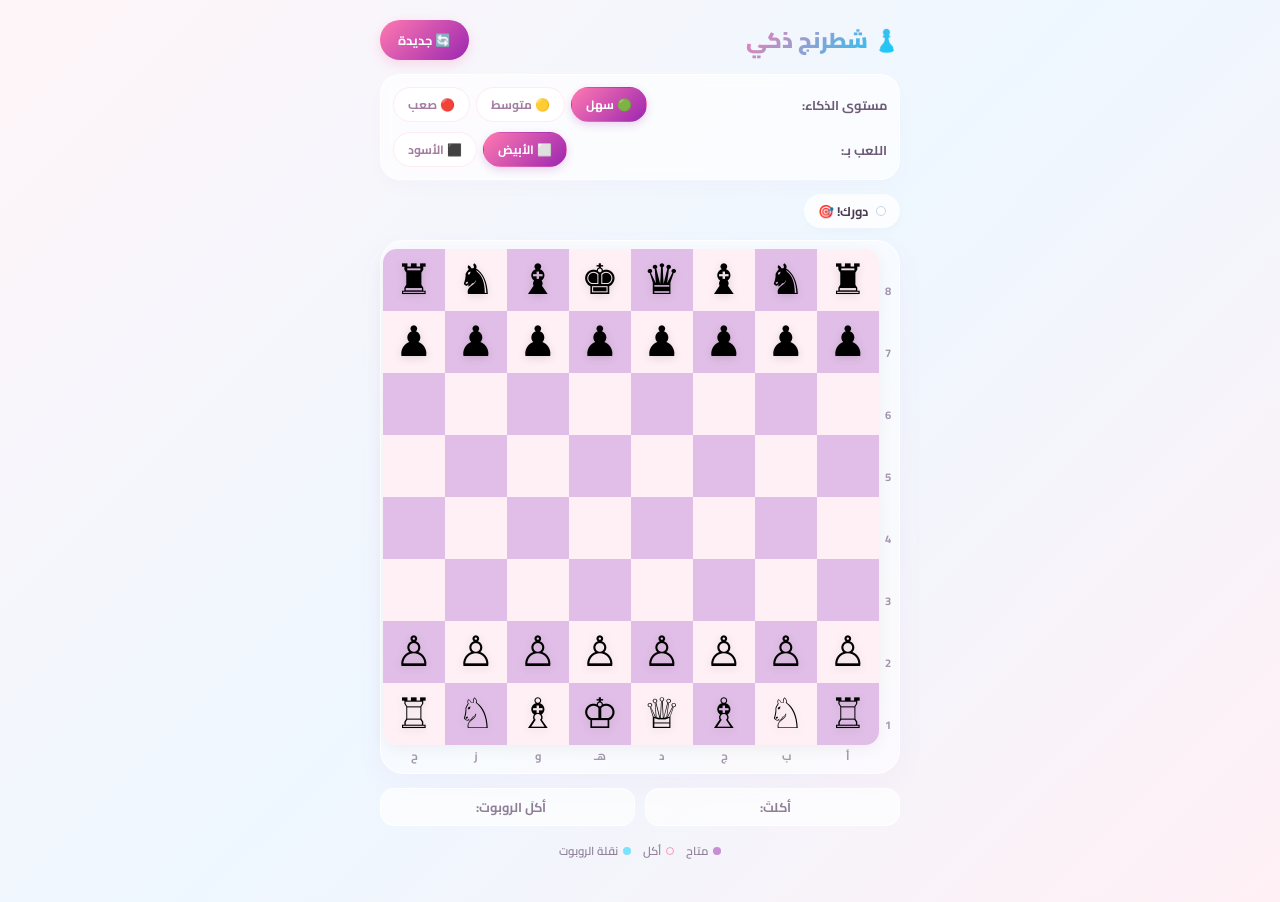
<file: chess.html>
<!DOCTYPE html>
<html lang="ar" dir="rtl">
<head>
<meta charset="UTF-8">
<meta name="viewport" content="width=device-width, initial-scale=1.0">
<title>شطرنج ضد الذكاء الاصطناعي ♟️</title>
<link href="https://fonts.googleapis.com/css2?family=Cairo:wght@400;600;700;900&display=swap" rel="stylesheet">
<style>
* { margin: 0; padding: 0; box-sizing: border-box; }

/* 🌸 هويات ألوان المنصة: تدرج ناعم وانسيابي بين الوردي والأزرق السماوي */
body {
    min-height: 100vh;
    background: linear-gradient(135deg, #fff5f8 0%, #eef7ff 50%, #fff0f5 100%);
    font-family: 'Cairo', sans-serif;
    display: flex;
    flex-direction: column;
    align-items: center;
    padding: 20px 12px 40px;
    user-select: none;
}

/* ✨ تعديل وتخصيص ديزاين السكرول بار ليصبح ناعماً ومخفياً تقريباً متناسقاً مع المنصة */
::-webkit-scrollbar {
    width: 6px;
    height: 6px;
}
::-webkit-scrollbar-track {
    background: transparent;
}
::-webkit-scrollbar-thumb {
    background: linear-gradient(180deg, #ff79b0, #00d2ff);
    border-radius: 10px;
}

.header {
    width: 100%;
    max-width: 520px;
    display: flex;
    align-items: center;
    justify-content: space-between;
    margin-bottom: 14px;
}

.logo {
    font-size: 1.35rem;
    font-weight: 900;
    background: linear-gradient(135deg, #ff79b0, #00d2ff);
    -webkit-background-clip: text;
    -webkit-text-fill-color: transparent;
    background-clip: text;
}

.btn-new {
    padding: 8px 18px;
    border-radius: 50px;
    background: linear-gradient(135deg, #ff79b0, #9c27b0);
    border: none;
    color: white;
    font-family: 'Cairo', sans-serif;
    font-size: 0.8rem;
    font-weight: 700;
    cursor: pointer;
    box-shadow: 0 4px 12px rgba(255, 121, 176, 0.25);
    transition: all 0.25s ease;
}
.btn-new:hover {
    transform: translateY(-2px);
    box-shadow: 0 6px 15px rgba(255, 121, 176, 0.35);
}

.controls {
    width: 100%;
    max-width: 520px;
    background: rgba(255, 255, 255, 0.65);
    border: 1px solid rgba(255, 255, 255, 0.8);
    backdrop-filter: blur(8px);
    border-radius: 20px;
    padding: 12px;
    margin-bottom: 14px;
    display: flex;
    flex-direction: column;
    gap: 10px;
    box-shadow: 0 8px 20px rgba(156, 39, 176, 0.02);
}

.ctrl-row { display: flex; align-items: center; justify-content: space-between; gap: 10px; }
.ctrl-label { font-size: 0.8rem; font-weight: 700; color: #6d5b77; }
.btn-grp { display: flex; gap: 6px; }

.diff-btn, .side-btn {
    padding: 5px 14px;
    border-radius: 50px;
    border: 1px solid rgba(255, 121, 176, 0.15);
    background: white;
    font-family: 'Cairo', sans-serif;
    font-size: 0.75rem;
    font-weight: 700;
    color: #a47da1;
    cursor: pointer;
    transition: all 0.2s ease;
}
.diff-btn.active, .side-btn.active {
    background: linear-gradient(135deg, #ff79b0, #9c27b0);
    border-color: transparent;
    color: white;
    box-shadow: 0 3px 8px rgba(156, 39, 176, 0.2);
}

.status-bar {
    width: 100%;
    max-width: 520px;
    display: flex;
    align-items: center;
    justify-content: space-between;
    margin-bottom: 12px;
}

.turn-pill {
    display: flex;
    align-items: center;
    gap: 8px;
    background: rgba(255, 255, 255, 0.8);
    border-radius: 50px;
    padding: 5px 14px;
    font-size: 0.8rem;
    font-weight: 700;
    color: #4a3b53;
    box-shadow: 0 4px 10px rgba(0,0,0,0.02);
}
.turn-dot { width: 10px; height: 10px; border-radius: 50%; }
.turn-dot.white { background: white; border: 1px solid #cbd5e1; }
.turn-dot.black { background: #334155; }

.check-badge {
    display: none;
    background: linear-gradient(135deg, #ff4081, #d500f9);
    border-radius: 50px;
    padding: 5px 14px;
    font-size: 0.75rem;
    font-weight: 900;
    color: white;
    animation: pulse 1s infinite alternate;
}
.check-badge.show { display: block; }

.thinking-badge {
    display: none;
    background: rgba(0, 210, 255, 0.1);
    border-radius: 50px;
    padding: 5px 14px;
    font-size: 0.75rem;
    font-weight: 700;
    color: #0088cc;
}
.thinking-badge.show { display: flex; align-items: center; gap: 4px; }

/* 🧱 حاوية الرقعة بنظام العرض الثابت والموزون */
.board-wrap {
    background: rgba(255, 255, 255, 0.5);
    border: 1.5px solid rgba(255, 255, 255, 0.8);
    border-radius: 24px;
    padding: 8px;
    box-shadow: 0 10px 30px rgba(156, 39, 176, 0.04);
    display: flex;
    justify-content: center;
    align-items: center;
    width: 100%;
    max-width: 520px;
    margin-bottom: 14px;
}
.board-outer { display: flex; align-items: center; gap: 6px; width: 100%; }
.rank-labels { display: flex; flex-direction: column; justify-content: space-around; }
.rank-label { display: flex; align-items: center; justify-content: center; font-size: 0.7rem; font-weight: 700; color: #a496ad; }
.board-col { display: flex; flex-direction: column; width: 100%; }
.file-labels { display: flex; justify-content: space-around; height: 20px; }
.file-label { display: flex; align-items: center; justify-content: center; font-size: 0.7rem; font-weight: 700; color: #a496ad; }

.board {
    display: grid;
    grid-template-columns: repeat(8, 1fr);
    border-radius: 14px;
    overflow: hidden;
    box-shadow: 0 4px 15px rgba(0,0,0,0.05);
    width: 100%;
}

.sq {
    aspect-ratio: 1;
    display: flex;
    align-items: center;
    justify-content: center;
    position: relative;
    cursor: pointer;
}
/* ألوان المربعات من هوية المنصة الناعمة الوردي والبنفسجي الباهت */
.sq.light { background: #fff0f5; }
.sq.dark { background: #e1bee7; }

.sq.selected { background: rgba(156, 39, 176, 0.25) !important; }
.sq.last-move { background: rgba(255, 121, 176, 0.2) !important; }
.sq.ai-move { background: rgba(0, 210, 255, 0.18) !important; }

/* نقاط الحركة المنطقية والمبسطة */
.sq.available::after {
    content: '';
    position: absolute;
    width: 22%;
    height: 22%;
    border-radius: 50%;
    background: rgba(156, 39, 176, 0.4);
    pointer-events: none;
}
.sq.capture::after {
    content: '';
    position: absolute;
    inset: 12%;
    border-radius: 50%;
    border: 3px solid rgba(255, 64, 129, 0.4);
    pointer-events: none;
}
.sq.in-check { background: rgba(239, 68, 68, 0.3) !important; }

/* 🌟 سلاسة حركة القطع المنطقية والخلفية المباشرة المستقيمة */
.piece {
    font-size: clamp(1.6rem, 7.5vw, 2.6rem);
    line-height: 1;
    pointer-events: none;
    filter: drop-shadow(0 2px 4px rgba(0,0,0,0.12));
    z-index: 5;
    transition: transform 0.28s cubic-bezier(0.25, 1, 0.5, 1); /* تحريك خطي سينمائي فائق النعومة */
}

.captured-row {
    width: 100%;
    max-width: 520px;
    display: flex;
    gap: 10px;
    margin-bottom: 14px;
}
.cap-box {
    background: rgba(255, 255, 255, 0.65);
    border: 1px solid rgba(255, 255, 255, 0.8);
    border-radius: 14px;
    padding: 6px 12px;
    font-size: 0.8rem;
    display: flex;
    align-items: center;
    gap: 6px;
    flex: 1;
    justify-content: center;
}
.cap-label { color: #8e7f96; font-weight: 700; }
.cap-pieces { font-size: 1.1rem; letter-spacing: -2px; }

.legend { display: flex; gap: 12px; justify-content: center; width: 100%; max-width: 520px; }
.legend-item { display: flex; align-items: center; gap: 5px; font-size: 0.72rem; color: #8e7f96; font-weight: 600; }
.legend-dot { width: 8px; height: 8px; border-radius: 50%; }
.ld-move { background: rgba(156, 39, 176, 0.5); }
.ld-capture { border: 1.5px solid rgba(255, 64, 129, 0.5); }
.ld-ai { background: rgba(0, 210, 255, 0.5); }

.overlay {
    display: none;
    position: fixed;
    inset: 0;
    background: rgba(255, 240, 245, 0.6);
    backdrop-filter: blur(5px);
    align-items: center;
    justify-content: center;
    z-index: 100;
}
.overlay.show { display: flex; }
.over-card {
    background: white;
    border-radius: 24px;
    padding: 24px;
    text-align: center;
    box-shadow: 0 10px 30px rgba(156, 39, 176, 0.1);
    max-width: 300px;
    width: 85%;
    animation: popIn 0.4s cubic-bezier(0.175, 0.885, 0.32, 1.275);
}
@keyframes popIn { from { transform: scale(0.8); opacity: 0; } to { transform: scale(1); opacity: 1; } }
.over-emoji { font-size: 3rem; margin-bottom: 8px; display: block; }
.over-title { font-size: 1.4rem; font-weight: 900; background: linear-gradient(135deg, #ff79b0, #9c27b0); -webkit-background-clip: text; -webkit-text-fill-color: transparent; margin-bottom: 6px; }
.over-sub { color: #8e7f96; font-size: 0.85rem; margin-bottom: 18px; }

.btn-primary {
    padding: 8px 24px;
    background: linear-gradient(135deg, #ff79b0, #9c27b0);
    border: none;
    border-radius: 50px;
    color: white;
    font-family: 'Cairo', sans-serif;
    font-size: 0.85rem;
    font-weight: 700;
    cursor: pointer;
}
</style>
</head>
<body>

<div class="header">
  <div class="logo">♟️ شطرنج ذكي</div>
  <button class="btn-new" onclick="initGame()">🔄 جديدة</button>
</div>

<div class="controls">
  <div class="ctrl-row">
    <span class="ctrl-label">مستوى الذكاء:</span>
    <div class="btn-grp">
      <button class="diff-btn active" data-diff="easy">🟢 سهل</button>
      <button class="diff-btn" data-diff="medium">🟡 متوسط</button>
      <button class="diff-btn" data-diff="hard">🔴 صعب</button>
    </div>
  </div>
  <div class="ctrl-row">
    <span class="ctrl-label">اللعب بـ:</span>
    <div class="btn-grp">
      <button class="side-btn active" data-side="w">⬜ الأبيض</button>
      <button class="side-btn" data-side="b">⬛ الأسود</button>
    </div>
  </div>
</div>

<div class="status-bar">
  <div class="turn-pill">
    <div class="turn-dot white" id="turnDot"></div>
    <span id="turnText">دورك! 🎯</span>
  </div>
  <div class="check-badge" id="chkBadge">⚠️ كــش ملـك!</div>
  <div class="thinking-badge" id="thinkBadge">🤖 يفكر...</div>
</div>

<div class="board-wrap">
  <div class="board-outer">
    <div class="rank-labels" id="rlabs"></div>
    <div class="board-col">
      <div class="board" id="board"></div>
      <div class="file-labels" id="flabs"></div>
    </div>
  </div>
</div>

<div class="captured-row">
  <div class="cap-box"><span class="cap-label">أكلتَ:</span><span class="cap-pieces" id="capByPlayer"></span></div>
  <div class="cap-box"><span class="cap-label">أكلَ الروبوت:</span><span class="cap-pieces" id="capByAI"></span></div>
</div>

<div class="legend">
  <div class="legend-item"><div class="legend-dot ld-move"></div>متاح</div>
  <div class="legend-item"><div class="legend-dot ld-capture"></div>أكل</div>
  <div class="legend-item"><div class="legend-dot ld-ai"></div>نقلة الروبوت</div>
</div>

<div class="overlay" id="over">
  <div class="over-card">
    <span class="over-emoji" id="overEm">🏆</span>
    <div class="over-title" id="overTit">تهانينا!</div>
    <div class="over-sub" id="overSub">لقد فزت في المباراة.</div>
    <button class="btn-primary" onclick="closeOver()">🔄 العب مجدداً</button>
  </div>
</div>

<script>
// ♟️ إعدادات محرك الشطرنج الأساسي والمنطقي للعبة
const PIECES={wP:'♙',wR:'♖',wN:'♘',wB:'♗',wQ:'♕',wK:'♔',bP:'♟',bR:'♜',bN:'♞',bB:'♝',bQ:'♛',bK:'♚'};
const VAL={P:10,N:30,B:30,R:50,Q:90,K:9000};
let board=[],turn='w',selected=null,enPassant=null;
let castling={w:{k:true,q:true},b:{k:true,q:true}};
let capByPlayer=[],capByAI=[],difficulty='easy',playerSide='w',gameState='play';

function clr(p){return p?p[0]:null;}
function typ(p){return p?p[1]:null;}
function b2d(r,c){return playerSide==='w'?[r,c]:[7-r,7-c];}

function initGame(){
  board=[
    ['bR','bN','bB','bQ','bK','bB','bN','bR'],
    ['bP','bP','bP','bP','bP','bP','bP','bP'],
    [null,null,null,null,null,null,null,null],
    [null,null,null,null,null,null,null,null],
    [null,null,null,null,null,null,null,null],
    [null,null,null,null,null,null,null,null],
    ['wP','wP','wP','wP','wP','wP','wP','wP'],
    ['wR','wN','wB','wQ','wK','wB','wN','wR']
  ];
  turn='w';selected=null;enPassant=null;
  castling={w:{k:true,q:true},b:{k:true,q:true}};
  capByPlayer=[];capByAI=[];gameState='play';
  document.getElementById('chkBadge').classList.remove('show');
  document.getElementById('thinkBadge').classList.remove('show');
  buildLabels();
  render();
  if(turn!==playerSide)setTimeout(makeAIMove,300);
}

// 📐 حساب حجم المربعات التلقائي القديم المريح بناءً على عرض الصندوق الثابت
function getSqSize(){
  return Math.min(Math.floor((Math.min(window.innerWidth-40,520)-24)/8),65);
}

function buildLabels(){
  const rBox=document.getElementById('rlabs'),fBox=document.getElementById('flabs');
  rBox.innerHTML='';fBox.innerHTML='';
  const sz=getSqSize();
  rBox.style.height=(sz*8)+'px';
  fBox.style.height='20px';
  const ranks=playerSide==='w'?['8','7','6','5','4','3','2','1']:['1','2','3','4','5','6','7','8'];
  const files=playerSide==='w'?['أ','ب','ج','د','هـ','و','ز','ح']:['ح','ز','و','هـ','د','ج','ب','أ'];
  ranks.forEach(r=>{const el=document.createElement('div');el.className='rank-label';el.style.height=sz+'px';el.textContent=r;rBox.appendChild(el);});
  files.forEach(f=>{const el=document.createElement('div');el.className='file-label';el.style.width=sz+'px';el.textContent=f;fBox.appendChild(el);});
}

// 🚀 دالة الأنيميشن المستقيمة والمنطقية لإلغاء أي إزاحات غريبة للقطع
function animateAndExecMove(r, c, nr, nc, isAI=false) {
  const [dr, dc] = b2d(r, c);
  const [dnr, dnc] = b2d(nr, nc);
  
  const startSq = document.getElementById(`sq-${dr}-${dc}`);
  const endSq = document.getElementById(`sq-${dnr}-${dnc}`);
  const pieceEl = startSq ? startSq.querySelector('.piece') : null;
  
  if (pieceEl && startSq && endSq) {
    const startRect = startSq.getBoundingClientRect();
    const endRect = endSq.getBoundingClientRect();
    
    // الحساب الهندسي المباشر من المربع للمربع لمنع مشاكل الروتات
    const diffX = endRect.left - startRect.left;
    const diffY = endRect.top - startRect.top;
    
    pieceEl.style.zIndex = "50";
    pieceEl.style.transform = `translate(${diffX}px, ${diffY}px)`;
    
    setTimeout(() => {
      pieceEl.style.transform = "";
      pieceEl.style.zIndex = "";
      execMove(r, c, nr, nc, isAI);
    }, 280);
  } else {
    execMove(r, c, nr, nc, isAI);
  }
}

function execMove(r,c,nr,nc,isAI=false){
  const p=board[r][c];const col=clr(p),t=typ(p);
  const target=board[nr][nc];
  if(target){if(col===playerSide)capByAI.push(target);else capByPlayer.push(target);}
  if(t==='P'&&enPassant&&nr===enPassant[0]&&nc===enPassant[1]){
    const capRow=r;const capCol=nc;
    const epTarget=board[capRow][capCol];
    if(epTarget){if(col===playerSide)capByAI.push(epTarget);else capByPlayer.push(epTarget);}
    board[capRow][capCol]=null;
  }
  if(t==='K'&&Math.abs(c-nc)===2){
    if(nc===6){board[r][5]=board[r][7];board[r][7]=null;}
    if(nc===2){board[r][3]=board[r][0];board[r][0]=null;}
  }
  board[nr][nc]=p;board[r][c]=null;
  if(t==='P'&&Math.abs(r-nr)===2)enPassant=[(r+nr)/2,c];else enPassant=null;
  if(t==='P'&&(nr===0||nr===7))board[nr][nc]=col+'Q';
  if(t==='K')castling[col]={k:false,q:false};
  if(t==='R'){if(c===0)castling[col].q=false;if(c===7)castling[col].k=false;}
  
  // حفظ آخر حركات مسجلة للتمييز اللوني للروبوت
  lastMove=isAI?{fr:r,fc:c,tr:nr,tc:nc}:{};
  aiMoveHighlight=isAI?{r:nr,c:nc}:null;
  
  turn=turn==='w'?'b':'w';
  selected=null;
  render();
  checkGameStatus();
  if(gameState==='play'&&turn!==playerSide)setTimeout(makeAIMove,300);
}

let lastMove={},aiMoveHighlight=null;

function onSqClick(dr,dc){
  if(gameState!=='play'||turn!==playerSide)return;
  const [r,c]=playerSide==='w'?[dr,dc]:[7-dr,7-dc];
  const p=board[r][c];
  if(selected){
    const [sr,sc]=selected;
    const mvs=legalMvs(board,sr,sc,enPassant);
    const isM=mvs.some(([mr,mc])=>mr===r&&mc===c);
    if(isM){animateAndExecMove(sr,sc,r,c,false);return;}
  }
  if(p&&clr(p)===turn){selected=[r,c];render();}else{if(selected){selected=null;render();}}
}

function legalMvs(b,r,c,ep){
  const p=b[r][c],col=clr(p),t=typ(p);const res=[];if(!col)return res;
  const pseudo=psdMvs(b,r,c,ep);
  pseudo.forEach(([nr,nc])=>{
    const tmp=b[nr][nc];const epTmp=b[r][nc];
    let isEP=(t==='P'&&ep&&nr===ep[0]&&nc===ep[1]);
    b[nr][nc]=p;b[r][c]=null;if(isEP)b[r][nc]=null;
    if(!inChk(b,col))res.push([nr,nc]);
    b[r][c]=p;b[nr][nc]=tmp;if(isEP)b[r][nc]=epTmp;
  });
  if(t==='K'&&!inChk(b,col)){
    const cast=castling[col];
    if(cast.k&&!b[r][5]&&!b[r][6]&&clr(b[r][7])===col&&typ(b[r][7])==='R'){
      if(allSqSafe(b,col,[[r,5],[r,6]]))res.push([r,6]);
    }
    if(cast.q&&!b[r][1]&&!b[r][2]&&!b[r][3]&&clr(b[r][0])===col&&typ(b[r][0])==='R'){
      if(allSqSafe(b,col,[[r,2],[r,3]]))res.push([r,2]);
    }
  }
  return res;
}

function allSqSafe(b,col,sqs){
  for(let i=0;i<sqs.length;i++){
    const [r,c]=sqs[i];const tmp=b[r][c];b[r][c]=col+'K';
    const chk=inChk(b,col);b[r][c]=tmp;if(chk)return false;
  }
  return true;
}

function psdMvs(b,r,c,ep){
  const p=b[r][c],col=clr(p),t=typ(p),res=[];
  if(t==='P'){
    const dir=col==='w'?-1:1;const sRow=col==='w'?6:1;
    if(r+dir>=0&&r+dir<8&&!b[r+dir][c]){res.push([r+dir,c]);if(r===sRow&&!b[r+2*dir][c])res.push([r+2*dir,c]);}
    [-1,1].forEach(dc=>{
      if(c+dc>=0&&c+dc<8){
        const tar=b[r+dir][c+dc];if(tar&&clr(tar)!==col)res.push([r+dir,c+dc]);
        if(ep&&r+dir===ep[0]&&c+dc===ep[1])res.push([r+dir,c+dc]);
      }
    });
  }else if(t==='N'){
    const offsets=[[-2,-1],[-2,1],[-1,-2],[-1,2],[1,-2],[1,2],[2,-1],[2,1]];
    offsets.forEach(([dr,dc])=>{const nr=r+dr,nc=c+dc;if(nr>=0&&nr<8&&nc>=0&&nc<8&&clr(b[nr][nc])!==col)res.push([nr,nc]);});
  }else if(t==='B'||t==='R'||t==='Q'){
    const dirs=(t==='B')?[[-1,-1],[-1,1],[1,-1],[1,1]]:(t==='R'?[[-1,0],[1,0],[0,-1],[0,1]]:[[-1,-1],[-1,1],[1,-1],[1,1],[-1,0],[1,0],[0,-1],[0,1]]);
    dirs.forEach(([dr,dc])=>{
      let nr=r+dr,nc=c+dc;
      while(nr>=0&&nr<8&&nc>=0&&nc<8){
        const tar=b[nr][nc];if(!tar){res.push([nr,nc]);}else{if(clr(tar)!==col)res.push([nr,nc]);break;}
        nr+=dr;nc+=dc;
      }
    });
  }else if(t==='K'){
    for(let dr=-1;dr<=1;dr++)for(let dc=-1;dc<=1;dc++){
      if(dr===0&&dc===0)continue;const nr=r+dr,nc=c+dc;
      if(nr>=0&&nr<8&&nc>=0&&nc<8&&clr(b[nr][nc])!==col)res.push([nr,nc]);
    }
  }
  return res;
}

function inChk(b,col){
  let kr=-1,kc=-1;
  for(let r=0;r<8;r++)for(let c=0;c<8;c++)if(b[r][c]===col+'K'){kr=r;kc=c;break;}
  if(kr===-1)return false;
  for(let r=0;r<8;r++)for(let c=0;c<8;c++){const p=b[r][c];if(p&&clr(p)!==col){const mvs=psdMvs(b,r,c,enPassant);if(mvs.some(([nr,nc])=>nr===kr&&nc===kc))return true;}}
  return false;
}

function checkGameStatus(){
  let hasMove=false;
  for(let r=0;r<8;r++)for(let c=0;c<8;c++)if(b=board[r][c],clr(b)===turn){if(legalMvs(board,r,c,enPassant).length>0){hasMove=true;break;}}
  const chk=inChk(board,turn);
  if(chk)document.getElementById('chkBadge').classList.add('show');else document.getElementById('chkBadge').classList.remove('show');
  if(!hasMove){
    gameState='end';
    if(chk){
      if(turn===playerSide)showOver('❌','كش ملك هزيمة!','لقد فاز الروبوت في هذه الجولة.');
      else showOver('🏆','تهانينا فوز ساحق!','لقد تغلبت على الذكاء الاصطناعي.');
    }else{showOver('🤝','تعادل تعادل!','انتهت المباراة بالتعادل لعدم وجود حركات.');}
  }
}

function makeAIMove(){
  if(gameState!=='play')return;
  document.getElementById('thinkBadge').classList.add('show');
  setTimeout(()=>{
    const allm=[];
    for(let r=0;r<8;r++)for(let c=0;c<8;c++)if(board[r][c]&&clr(board[r][c])===turn){
      legalMvs(board,r,c,enPassant).forEach(([nr,nc])=>allm.push({r,c,nr,nc}));
    }
    if(allm.length===0){document.getElementById('thinkBadge').classList.remove('show');checkGameStatus();return;}
    let sel=allm[0];
    if(difficulty==='easy'){sel=allm[Math.floor(Math.random()*allm.length)];}
    else{
      let best=-999999;const isW=(turn==='w');let candidates=[];
      allm.forEach(m=>{
        const oldTar=board[m.nr][m.nc];board[m.nr][m.nc]=board[m.r][m.c];board[m.r][m.c]=null;
        let score=evalB();if(!isW)score=-score;
        board[m.r][m.c]=board[m.nr][m.nc];board[m.nr][m.nc]=oldTar;
        if(difficulty==='hard'){
          if(score>best){best=score;candidates=[m];}else if(score===best){candidates.push(m);}
        }else{
          if(Math.random()>0.4){if(score>best){best=score;sel=m;}}
        }
      });
      if(difficulty==='hard'||candidates.length>0){sel=candidates[Math.floor(Math.random()*candidates.length)];}
    }
    document.getElementById('thinkBadge').classList.remove('show');
    if(sel)animateAndExecMove(sel.r,sel.c,sel.nr,sel.nc,true);
  },difficulty==='easy'?400:(difficulty==='medium'?800:1100));
}

function evalB(){
  let s=0;
  for(let r=0;r<8;r++)for(let c=0;c<8;c++){
    const p=board[r][c];if(p){const v=VAL[typ(p)];s+=(clr(p)==='w'?v:-v);}
  }
  return s;
}

function render(){
  const boardEl=document.getElementById('board');
  boardEl.innerHTML='';
  let selMoves=[];
  if(selected)selMoves=legalMvs(board,selected[0],selected[1],enPassant);
  const sz=getSqSize();
  
  for(let dr=0;dr<8;dr++)for(let dc=0;dc<8;dc++){
    const [br,bc]=playerSide==='w'?[dr,dc]:[7-dr,7-dc];
    const sq=document.createElement('div');
    sq.className='sq '+((dr+dc)%2===0?'light':'dark');
    sq.id=`sq-${dr}-${dc}`;
    sq.style.width=sz+'px';
    sq.style.height=sz+'px';
    
    if(selected&&selected[0]===br&&selected[1]===bc)sq.classList.add('selected');
    if(lastMove&&lastMove.fr===br&&lastMove.fc===bc)sq.classList.add('last-move');
    if(aiMoveHighlight&&aiMoveHighlight.r===br&&aiMoveHighlight.c===bc)sq.classList.add('ai-move');
    
    const isM=selMoves.some(([mr,mc])=>mr===br&&mc===bc);
    if(isM){if(board[br][bc]||(enPassant&&enPassant[0]===br&&enPassant[1]===bc))sq.classList.add('capture');else sq.classList.add('available');}
    if(board[br][bc]===turn+'K'&&inChk(board,turn))sq.classList.add('in-check');
    if(board[br][bc]){
      const span=document.createElement('span');
      span.className='piece';
      span.textContent=PIECES[board[br][bc]];
      sq.appendChild(span);
    }
    sq.addEventListener('click',()=>onSqClick(dr,dc));
    boardEl.appendChild(sq);
  }
  const dot=document.getElementById('turnDot');
  dot.className='turn-dot '+(turn==='w'?'white':'black');
  document.getElementById('turnText').textContent=turn===playerSide?'دورك! 🎯':'دور الروبوت 🤖';
  document.getElementById('capByPlayer').textContent=capByPlayer.map(p=>PIECES[p]).join('');
  document.getElementById('capByAI').textContent=capByAI.map(p=>PIECES[p]).join('');
}

document.querySelectorAll('.diff-btn').forEach(btn=>{btn.addEventListener('click',()=>{document.querySelectorAll('.diff-btn').forEach(b=>b.classList.remove('active'));btn.classList.add('active');difficulty=btn.dataset.diff;initGame();});});
document.querySelectorAll('.side-btn').forEach(btn=>{btn.addEventListener('click',()=>{document.querySelectorAll('.side-btn').forEach(b=>b.classList.remove('active'));btn.classList.add('active');playerSide=btn.dataset.side;initGame();});});

function showOver(em,tit,sub){
  document.getElementById('overEm').textContent=em;
  document.getElementById('overTit').textContent=tit;
  document.getElementById('overSub').textContent=sub;
  document.getElementById('over').classList.add('show');
}
function closeOver(){document.getElementById('over').classList.remove('show');initGame();}
window.addEventListener('resize',()=>{buildLabels();render();});
window.addEventListener('DOMContentLoaded',initGame);
</script>
</body>
</html>
</file>
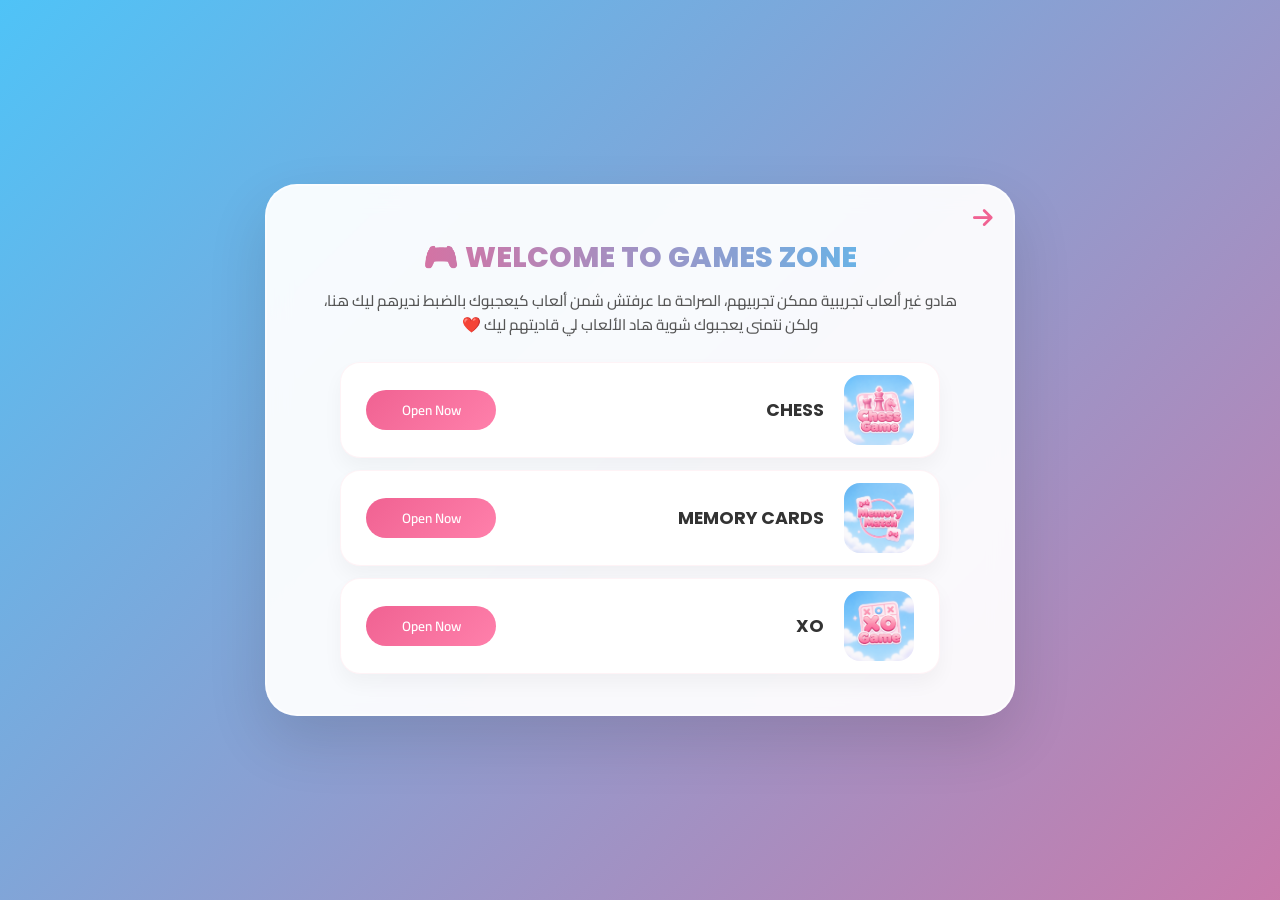
<file: games zone.html>
<!DOCTYPE html>
<html lang="ar" dir="rtl">
<head>
    <meta charset="UTF-8">
    <meta name="viewport" content="width=device-width, initial-scale=1.0">
    <title>منطقة الألعاب 🎮 Games Zone</title>
    <link href="https://fonts.googleapis.com/css2?family=Cairo:wght@400;600;700;900&family=Poppins:wght@400;600;700&display=swap" rel="stylesheet"> 
    <link rel="stylesheet" href="https://cdnjs.cloudflare.com/ajax/libs/font-awesome/6.4.0/css/all.min.css">
    
    <style>
        /* ==========================================================================
           🎮 منطقة الألعاب المحدثة والذكية (ZNOVA Premium Scroll Architecture V2)
           ========================================================================== */
        * { 
            margin: 0; 
            padding: 0; 
            box-sizing: border-box; 
        }

        body {
            font-family: 'Cairo', 'Poppins', sans-serif;
            min-height: 100vh;
            display: flex; 
            align-items: center; 
            justify-content: center;
            overflow: hidden; 
            padding: 20px;
        }

        .games-zone-fullscreen {
            position: fixed;
            top: 0; left: 0;
            width: 100vw; height: 100vh;
            z-index: 9999;
            display: flex; 
            align-items: center; 
            justify-content: center;
            box-sizing: border-box;
            /* تم جعلها نشطة وتظهر مباشرة لأنها أصبحت صفحة مستقلة */
            opacity: 1;
            transform: scale(1);
            pointer-events: auto;
            overflow: hidden; 
            padding: 20px;
        }

        /* الخلفية المتدرجة للبلاتفورم */
        .games-animated-bg {
            position: absolute;
            top: 0; left: 0; width: 100%; height: 100%;
            background: linear-gradient(-45deg, #FFB6C1, #87CEEB, #F06292, #4FC3F7);
            background-size: 400% 400%;
            animation: gradientMove 15s ease infinite;
            z-index: 1;
        }

        @keyframes gradientMove {
            0% { background-position: 0% 50%; }
            50% { background-position: 100% 50%; }
            100% { background-position: 0% 50%; }
        }

        /* 🏛️ الإطار الأبيض الأساسي */
        .games-main-frame {
            position: relative;
            z-index: 2;
            background: rgba(255, 255, 255, 0.94);
            backdrop-filter: blur(12px);
            -webkit-backdrop-filter: blur(12px);
            width: 95%; 
            max-width: 750px; 
            max-height: 90vh;
            padding: 40px; 
            border-radius: 32px;
            box-shadow: 0 25px 60px rgba(0,0,0,0.12);
            text-align: center;
            border: 2px solid rgba(255, 255, 255, 0.6);
            box-sizing: border-box;
            overflow-y: auto; /* يسمح بالسكرول داخل الفريم بسلاسة للـ PC والموبايل */
            transition: max-width 0.4s ease, max-height 0.4s ease, padding 0.4s ease;
        }

        /* ✨ تخصيص السكرول بار الأنيق ليكون لداخل ونقي */
        .games-main-frame::-webkit-scrollbar {
            width: 12px;
        }
        .games-main-frame::-webkit-scrollbar-track {
            background: transparent;
            margin-top: 20px;
            margin-bottom: 20px;
        }
        .games-main-frame::-webkit-scrollbar-thumb {
            background: linear-gradient(#F06292, #FF80AB);
            border-radius: 10px;
            border: 3px solid rgba(255, 255, 255, 0.94); /* يخليه يدخل لداخل ويبعد على الحافة */
            background-clip: padding-box;
        }

        /* سهم الرجوع الرئيسي يعود لصفحة التحكم الكبيرة */
        .games-back-btn {
            position: absolute; top: 20px; right: 20px; /* تغييرها لليمين لتتوافق مع اتجاه الـ RTL */
            background: none; border: none; font-size: 1.4rem;
            color: #F06292; cursor: pointer; transition: transform 0.3s;
            z-index: 100;
        }
        .games-back-btn:hover { transform: translateX(5px); }

        .games-header { margin-bottom: 25px; padding-top: 10px; }

        .games-main-title {
            font-size: 1.8rem; font-weight: 800;
            background: linear-gradient(to right, #F06292, #4FC3F7);
            -webkit-background-clip: text;
            -webkit-text-fill-color: transparent;
            margin-bottom: 10px;
            font-family: 'Poppins', 'Cairo', sans-serif;
        }
        .games-sub-title { color: #555; font-size: 0.95rem; line-height: 1.6; font-weight: 500; direction: rtl; }

        /* حاوية الكروت */
        .games-cards-container { display: flex; flex-direction: column; gap: 12px; max-width: 600px; margin: 0 auto; }

        .game-item-card {
            background: #fff; border-radius: 20px; padding: 12px 25px; 
            display: flex; align-items: center; justify-content: space-between; gap: 20px;
            box-shadow: 0 10px 20px rgba(0,0,0,0.04); border: 1px solid rgba(240, 98, 146, 0.08);
        }
        .game-img-box { width: 70px; height: 70px; border-radius: 16px; overflow: hidden; flex-shrink: 0; }
        .game-img-box img { width: 100%; height: 100%; object-fit: cover; }
        
        .game-info-box { display: flex; align-items: center; justify-content: space-between; flex-grow: 1; }
        .game-info-box h3 { margin: 0; font-size: 1.1rem; color: #333; font-weight: 700; font-family: 'Poppins', sans-serif; }

        /* ==========================================================================
           🎬 ALL GAMES BUTTONS: UNIFIED SIZE & CINEMATIC BLUE TRANSITION
           ========================================================================== */
        .game-open-btn {
            display: inline-flex !important;
            align-items: center;
            justify-content: center;
            width: 100% !important; /* لتوحيد العرض */
            max-width: 130px;      
            height: 40px !important;
            text-decoration: none !important;
            font-weight: 600;
            border-radius: 20px;
            background: linear-gradient(135deg, #F06292, #FF80AB); 
            color: white; 
            border: none;
            font-size: 0.85rem; 
            cursor: pointer;
            transition: all 0.6s cubic-bezier(0.25, 1, 0.5, 1) !important; /* ترانزيشن سينمائي ناعم */
        }

        /* تأثير الـ Hover السحري للتحول للأزرق السماوي */
        .game-open-btn:hover {
            background: linear-gradient(135deg, #00d2ff, #0066ff) !important;
            transform: scale(1.08) !important; 
            box-shadow: 0 8px 25px rgba(0, 210, 255, 0.4) !important; 
            color: #fff !important;
        }

        .game-open-btn:active {
            transform: scale(0.98) !important;
            transition: all 0.1s ease !important;
        }

        /* ==========================================================================
           📱 ميديا كويري الموبايل
           ========================================================================== */
        @media (max-width: 768px) {
            .games-zone-fullscreen { padding: 10px; }

            .games-main-frame {
                max-height: calc(100vh - 20px);
                padding: 45px 15px 20px 15px;
                border-radius: 24px;
            }

            .game-item-card { flex-direction: column; text-align: center; padding: 15px; gap: 10px; }
            .game-info-box { flex-direction: column; gap: 10px; width: 100%; text-align: center; }
            .game-open-btn { width: 100% !important; max-width: 100%; padding: 8px 0; }
        }
    </style>
</head>
<body>

<div class="games-zone-fullscreen">
    <div class="games-animated-bg"></div>

    <div class="games-main-frame">
        <button class="games-back-btn" onclick="if(window.parent && window.parent.closeGameszone){ window.parent.closeGameszone(); }else{ history.back(); }">
            <i class="fas fa-arrow-right"></i>
        </button>
        
        <div class="games-header">
            <h1 class="games-main-title">WELCOME TO GAMES ZONE 🎮</h1>
            <p class="games-sub-title">هادو غير ألعاب تجريبية ممكن تجربيهم، الصراحة ما عرفتش شمن ألعاب كيعجبوك بالضبط نديرهم ليك هنا، ولكن نتمنى يعجبوك شوية هاد الألعاب لي قاديتهم ليك ❤️</p>
        </div>

        <div class="games-cards-container" id="gamesMenuContainer">
            
            <div class="game-item-card">
                <div class="game-img-box">
                    <img src="ChatGPT Image Jun 29, 2026, 04_48_36 AM.png" alt="Chess"> 
                </div>
                <div class="game-info-box">
                    <h3>CHESS</h3>
                    <a href="chess.html" class="game-open-btn">Open Now</a>
                </div>
            </div>

            <div class="game-item-card">
                <div class="game-img-box">
                    <img src="ChatGPT Image Jun 28, 2026, 11_30_04 PM.png" alt="Memory Cards"> 
                </div>
                <div class="game-info-box">
                    <h3>MEMORY CARDS</h3>
                    <a href="memory cards.html" class="game-open-btn">Open Now</a>
                </div>
            </div>

            <div class="game-item-card">
                <div class="game-img-box">
                    <img src="ChatGPT Image Jun 28, 2026, 11_32_51 PM.png" alt="Sudoku"> 
                </div>
                <div class="game-info-box">
                    <h3>XO</h3>
                    <a href="XO.html" class="game-open-btn">Open Now</a>
                </div>
            </div>
    
        </div>
    </div>
</div>

</body>
</html>
</file>
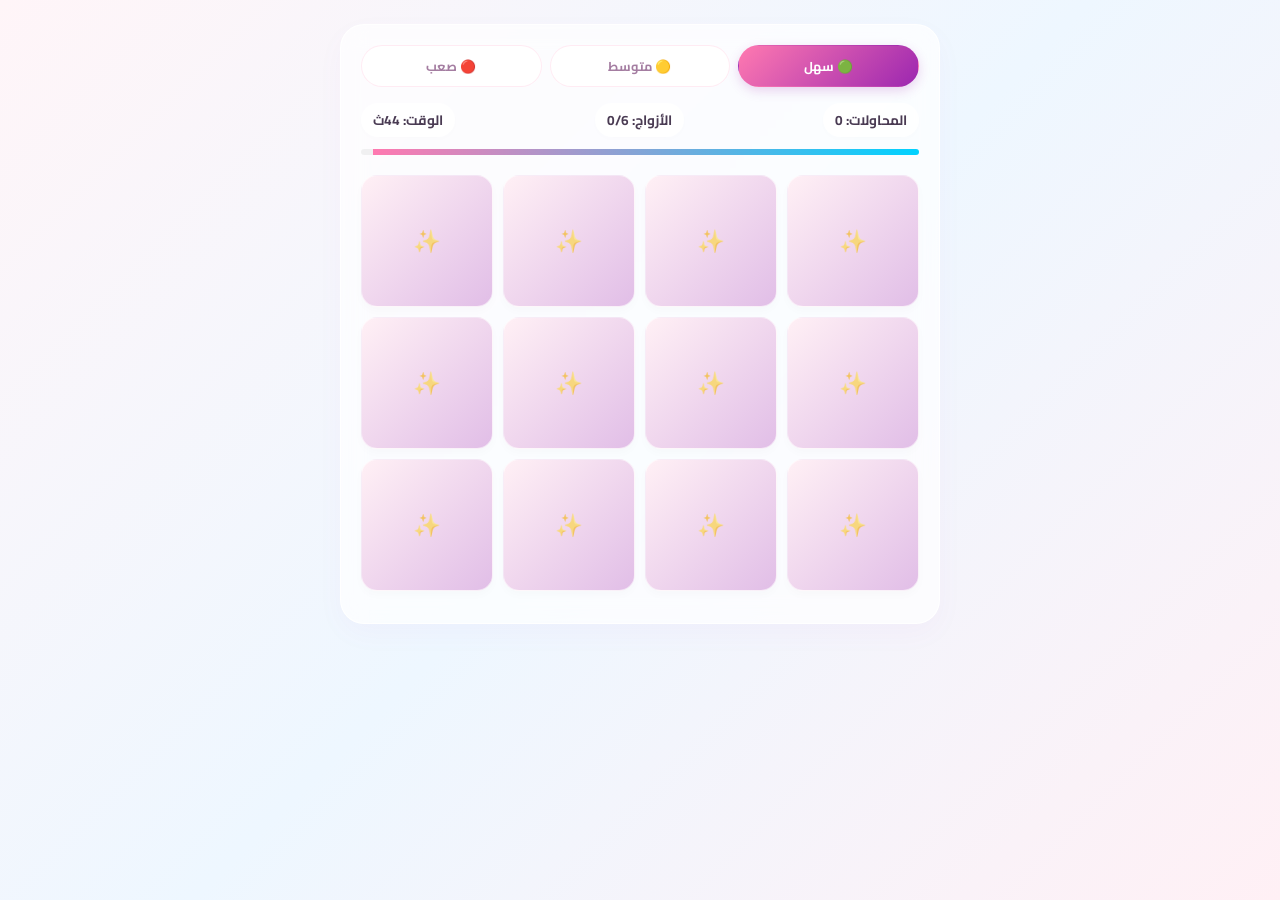
<file: memory cards.html>
<!DOCTYPE html>
<html lang="ar" dir="rtl">
<head>
<meta charset="UTF-8">
<meta name="viewport" content="width=device-width, initial-scale=1.0">
<title>لعبة الذاكرة 🃏</title>
<link href="https://fonts.googleapis.com/css2?family=Cairo:wght@400;600;700;900&display=swap" rel="stylesheet">
<style>
* { margin:0; padding:0; box-sizing:border-box; }

/* 🌸 هويات ألوان المنصة: تدرج ناعم وانسيابي بين الوردي والأزرق السماوي الباهت */
body {
  min-height: 100vh;
  background: linear-gradient(135deg, #fff5f8 0%, #eef7ff 50%, #fff0f5 100%);
  font-family: 'Cairo', sans-serif;
  display: flex; flex-direction: column;
  align-items: center; padding: 24px 16px 40px;
  user-select: none;
}

/* ✨ تعديل وتخصيص ديزاين السكرول بار ليصبح ناعماً وأنيقاً متناسقاً مع هوية المنصة */
::-webkit-scrollbar {
  width: 6px;
  height: 6px;
}
::-webkit-scrollbar-track {
  background: transparent;
}
::-webkit-scrollbar-thumb {
  background: linear-gradient(180deg, #ff79b0, #00d2ff);
  border-radius: 10px;
}

/* Header */
.header {
  width: 100%; max-width: 600px;
  display: flex; align-items: center; justify-content: space-between;
  margin-bottom: 20px;
}
.logo {
  font-size: 1.6rem; font-weight: 900;
  background: linear-gradient(135deg, #ff79b0, #00d2ff);
  -webkit-background-clip: text; -webkit-text-fill-color: transparent;
  background-clip: text;
}


.btn-back:hover {
  transform: translateX(4px) scale(1.05); /* حركة ناعمة باتجاه السهم لتعزيز تجربة المستخدم */
  background: #ffffff;
  color: #9c27b0;
  border-color: rgba(0, 210, 255, 0.3);
  box-shadow: 0 6px 15px rgba(255, 121, 176, 0.15);
}

/* Main Card Container */
.main-card {
  width: 100%; max-width: 600px;
  background: rgba(255, 255, 255, 0.7);
  border: 1px solid rgba(255, 255, 255, 0.9);
  backdrop-filter: blur(12px);
  border-radius: 24px; padding: 20px;
  box-shadow: 0 10px 30px rgba(156, 39, 176, 0.03);
}

/* Level Selector */
.lvl-container {
  display: flex; gap: 8px; margin-bottom: 16px;
}
.lvl-btn {
  flex: 1; padding: 8px; border-radius: 50px;
  border: 1px solid rgba(255, 121, 176, 0.15); background: white;
  font-family: 'Cairo', sans-serif; font-size: 0.8rem; font-weight: 700;
  color: #a47da1; cursor: pointer; transition: all 0.2s ease;
}
.lvl-btn.active {
  background: linear-gradient(135deg, #ff79b0, #9c27b0);
  border-color: transparent; color: white;
  box-shadow: 0 4px 12px rgba(156, 39, 176, 0.2);
}

/* Panel stats & Timer */
.stats-panel {
  display: flex; justify-content: space-between; align-items: center;
  margin-bottom: 12px; font-size: 0.85rem; font-weight: 700; color: #4a3b53;
}
.stat-pill {
  background: rgba(255,255,255,0.8); padding: 4px 12px; border-radius: 50px;
  box-shadow: 0 2px 6px rgba(0,0,0,0.01);
}
.timer-container {
  width: 100%; height: 6px; background: rgba(0,0,0,0.05);
  border-radius: 10px; overflow: hidden; margin-bottom: 20px;
}
.timer-bar {
  width: 100%; height: 100%;
  background: linear-gradient(90deg, #ff79b0, #00d2ff);
  transition: width 1s linear;
}

/* Grid Matrix */
.grid {
  display: grid; gap: 10px; margin-bottom: 12px;
  justify-content: center;
}

/* Memory Card Core Design */
.card {
  aspect-ratio: 1; perspective: 1000px; cursor: pointer;
}
.card-inner {
  position: relative; width: 100%; height: 100%;
  transform-style: preserve-3d; transition: transform 0.4s cubic-bezier(0.175, 0.885, 0.32, 1.275);
}
.card.flipped .card-inner { transform: rotateY(180deg); }

.card-front, .card-back {
  position: absolute; width: 100%; height: 100%;
  backface-visibility: hidden; border-radius: 16px;
  display: flex; align-items: center; justify-content: center;
}
.card-front {
  background: linear-gradient(135deg, #fff0f5, #e1bee7);
  border: 1px solid rgba(255,255,255,0.6);
  box-shadow: 0 4px 10px rgba(0,0,0,0.02);
}
.card-front::after {
  content: '✨'; font-size: 1.4rem; opacity: 0.6;
}
.card-back {
  background: white; border: 2px solid #e1bee7;
  transform: rotateY(180deg); font-size: clamp(1.5rem, 6vw, 2.5rem);
}
.card.matched .card-back {
  border-color: #00d2ff; background: #eef7ff;
  animation: pulseSuccess 0.4s ease;
}

@keyframes pulseSuccess {
  0% { transform: rotateY(180deg) scale(1); }
  50% { transform: rotateY(180deg) scale(1.08); }
  100% { transform: rotateY(180deg) scale(1); }
}

/* Win/Lose Overlay */
.overlay {
  display: none; position: fixed; inset:0;
  background: rgba(255, 240, 245, 0.6); backdrop-filter: blur(5px);
  align-items: center; justify-content: center; z-index: 100;
}
.overlay.show { display: flex; }
.over-card {
  background: white; border-radius: 24px; padding: 24px; text-align: center;
  box-shadow: 0 10px 30px rgba(156, 39, 176, 0.1); max-width: 300px; width: 85%;
  animation: popIn 0.4s cubic-bezier(0.175, 0.885, 0.32, 1.275);
}
@keyframes popIn { from { transform: scale(0.8); opacity:0; } to { transform: scale(1); opacity:1; } }
.over-emoji { font-size: 3rem; margin-bottom: 8px; display:block; }
.over-title { font-size: 1.4rem; font-weight: 900; background: linear-gradient(135deg, #ff79b0, #9c27b0); -webkit-background-clip: text; -webkit-text-fill-color: transparent; margin-bottom: 6px; }
.over-sub { color: #8e7f96; font-size: 0.85rem; margin-bottom: 10px; }
.over-score { font-size: 1.1rem; font-weight: 900; color: #00d2ff; margin-bottom: 18px; }
.btn-restart {
  padding: 8px 24px; background: linear-gradient(135deg, #ff79b0, #9c27b0);
  border: none; border-radius: 50px; color: white; font-family: 'Cairo', sans-serif;
  font-size: 0.85rem; font-weight: 700; cursor: pointer; box-shadow: 0 4px 10px rgba(255, 121, 176, 0.2);
}
</style>
</head>
<body>


<div class="main-card">
  <div class="lvl-container">
    <button class="lvl-btn active" onclick="changeLevel('easy', this)">🟢 سهل</button>
    <button class="lvl-btn" onclick="changeLevel('medium', this)">🟡 متوسط</button>
    <button class="lvl-btn" onclick="changeLevel('hard', this)">🔴 صعب</button>
  </div>

  <div class="stats-panel">
    <div class="stat-pill">المحاولات: <span id="moves">0</span></div>
    <div class="stat-pill">الأزواج: <span id="pairs">0/0</span></div>
    <div class="stat-pill">الوقت: <span id="timerVal">0</span>ث</div>
  </div>

  <div class="timer-container">
    <div class="timer-bar" id="timerBar"></div>
  </div>

  <div class="grid" id="grid"></div>
</div>

<div class="overlay" id="winOverlay">
  <div class="over-card">
    <span class="over-emoji" id="winEmoji">🎉</span>
    <div class="over-title" id="winTitle">ممتازة!</div>
    <div class="over-sub" id="winSub">0 محاولة · 0 ثانية</div>
    <div class="over-score" id="winScore">النقاط: 0</div>
    <button class="btn-restart" onclick="initGame()">🔄 العب مجدداً</button>
  </div>
</div>

<script>
const EMOJIS = ['🌸','🦋','🌈','🎀','⭐','🌙','🌻','🍦','🎈','🦄','🍭','🎨','🧸','🐱','🍓','🍩'];
const LEVELS = {
  easy: { rows: 3, cols: 4, pairs: 6, time: 45 },
  medium: { rows: 4, cols: 4, pairs: 8, time: 60 },
  hard: { rows: 4, cols: 6, pairs: 12, time: 90 }
};

let state = {
  level: 'easy',
  cards: [],
  selected: [],
  moves: 0,
  matched: 0,
  timeLeft: 0,
  totalTime: 0,
  timerInterval: null,
  lock: false
};

function changeLevel(lvl, btn) {
  if(state.lock) return;
  document.querySelectorAll('.lvl-btn').forEach(b => b.classList.remove('active'));
  btn.classList.add('active');
  state.level = lvl;
  initGame();
}

function initGame() {
  clearInterval(state.timerInterval);
  const cfg = LEVELS[state.level];
  
  state.moves = 0;
  state.matched = 0;
  state.timeLeft = cfg.time;
  state.totalTime = cfg.time;
  state.selected = [];
  state.lock = false;
  
  document.getElementById('winOverlay').classList.remove('show');
  updateStats();
  updateTimerBar();

  // Pick emojis & Double them
  const picked = EMOJIS.slice(0, cfg.pairs);
  const items = [...picked, ...picked].sort(() => Math.random() - 0.5);

  // Setup Grid CSS Layout
  const grid = document.getElementById('grid');
  grid.innerHTML = '';
  grid.style.gridTemplateRows = `repeat(${cfg.rows}, 1fr)`;
  grid.style.gridTemplateColumns = `repeat(${cfg.cols}, 1fr)`;
  
  // Calculate dynamic responsive size
  const maxW = Math.min(window.innerWidth - 70, 560);
  const cardSize = Math.floor((maxW - (cfg.cols - 1) * 10) / cfg.cols);
  
  state.cards = items.map((em, idx) => {
    const card = document.createElement('div');
    card.className = 'card';
    card.style.width = cardSize + 'px';
    card.style.height = cardSize + 'px';
    card.dataset.index = idx;
    card.dataset.emoji = em;

    card.innerHTML = `
      <div class="card-inner">
        <div class="card-front"></div>
        <div class="card-back">${em}</div>
      </div>
    `;
    
    card.addEventListener('click', () => handleCardClick(card));
    grid.appendChild(card);
    return card;
  });

  startTimer();
}

function handleCardClick(card) {
  if (state.lock || card.classList.contains('flipped') || card.classList.contains('matched')) return;

  card.classList.add('flipped');
  state.selected.push(card);

  if (state.selected.length === 2) {
    state.moves++;
    updateStats();
    checkMatch();
  }
}

function checkMatch() {
  state.lock = true;
  const [c1, c2] = state.selected;

  if (c1.dataset.emoji === c2.dataset.emoji) {
    c1.classList.add('matched');
    c2.classList.add('matched');
    state.matched++;
    updateStats();
    state.selected = [];
    state.lock = false;

    if (state.matched === LEVELS[state.level].pairs) {
      clearInterval(state.timerInterval);
      setTimeout(showWin, 500);
    }
  } else {
    setTimeout(() => {
      c1.classList.remove('flipped');
      c2.classList.remove('flipped');
      state.selected = [];
      state.lock = false;
    }, 800);
  }
}

function startTimer() {
  state.timerInterval = setInterval(() => {
    state.timeLeft--;
    updateTimerBar();

    if (state.timeLeft <= 0) {
      clearInterval(state.timerInterval);
      state.lock = true;
      showLose();
    }
  }, 1000);
}

function updateTimerBar() {
  const pct = (state.timeLeft / state.totalTime) * 100;
  document.getElementById('timerBar').style.width = pct + '%';
  document.getElementById('timerVal').textContent = state.timeLeft;
}

function updateStats() {
  document.getElementById('moves').textContent = state.moves;
  document.getElementById('pairs').textContent = state.matched + '/' + LEVELS[state.level].pairs;
}

function showWin() {
  const timeUsed = state.totalTime - state.timeLeft;
  const score = Math.max(0, 1000 - state.moves * 10 - timeUsed * 3);
  const rank = score >= 900 ? '🌟 أسطورية!' : score >= 700 ? '✨ ممتازة!' : score >= 500 ? '👏 جيدة جداً!' : '💪 حاولي أكثر!';

  document.getElementById('winEmoji').textContent = score >= 700 ? '🎉' : '⭐';
  document.getElementById('winTitle').textContent = rank;
  document.getElementById('winSub').textContent = `${state.moves} محاولة · ${timeUsed} ثانية`;
  document.getElementById('winScore').textContent = `النقاط: ${score}`;
  document.getElementById('winOverlay').classList.add('show');
}

function showLose() {
  document.getElementById('winEmoji').textContent = '⏰';
  document.getElementById('winTitle').textContent = 'انتهى الوقت!';
  document.getElementById('winSub').textContent = `وجدتِ ${state.matched} أزواج من أصل ${LEVELS[state.level].pairs}`;
  document.getElementById('winScore').textContent = `حظاً أوفر المرة القادمة ✨`;
  document.getElementById('winOverlay').classList.add('show');
}

window.addEventListener('resize', () => {
  const cfg = LEVELS[state.level];
  const maxW = Math.min(window.innerWidth - 70, 560);
  const cardSize = Math.floor((maxW - (cfg.cols - 1) * 10) / cfg.cols);
  if (state.cards) {
    state.cards.forEach(card => {
      card.style.width = cardSize + 'px';
      card.style.height = cardSize + 'px';
    });
  }
});

window.addEventListener('DOMContentLoaded', initGame);
</script>
</body>
</html>
</file>
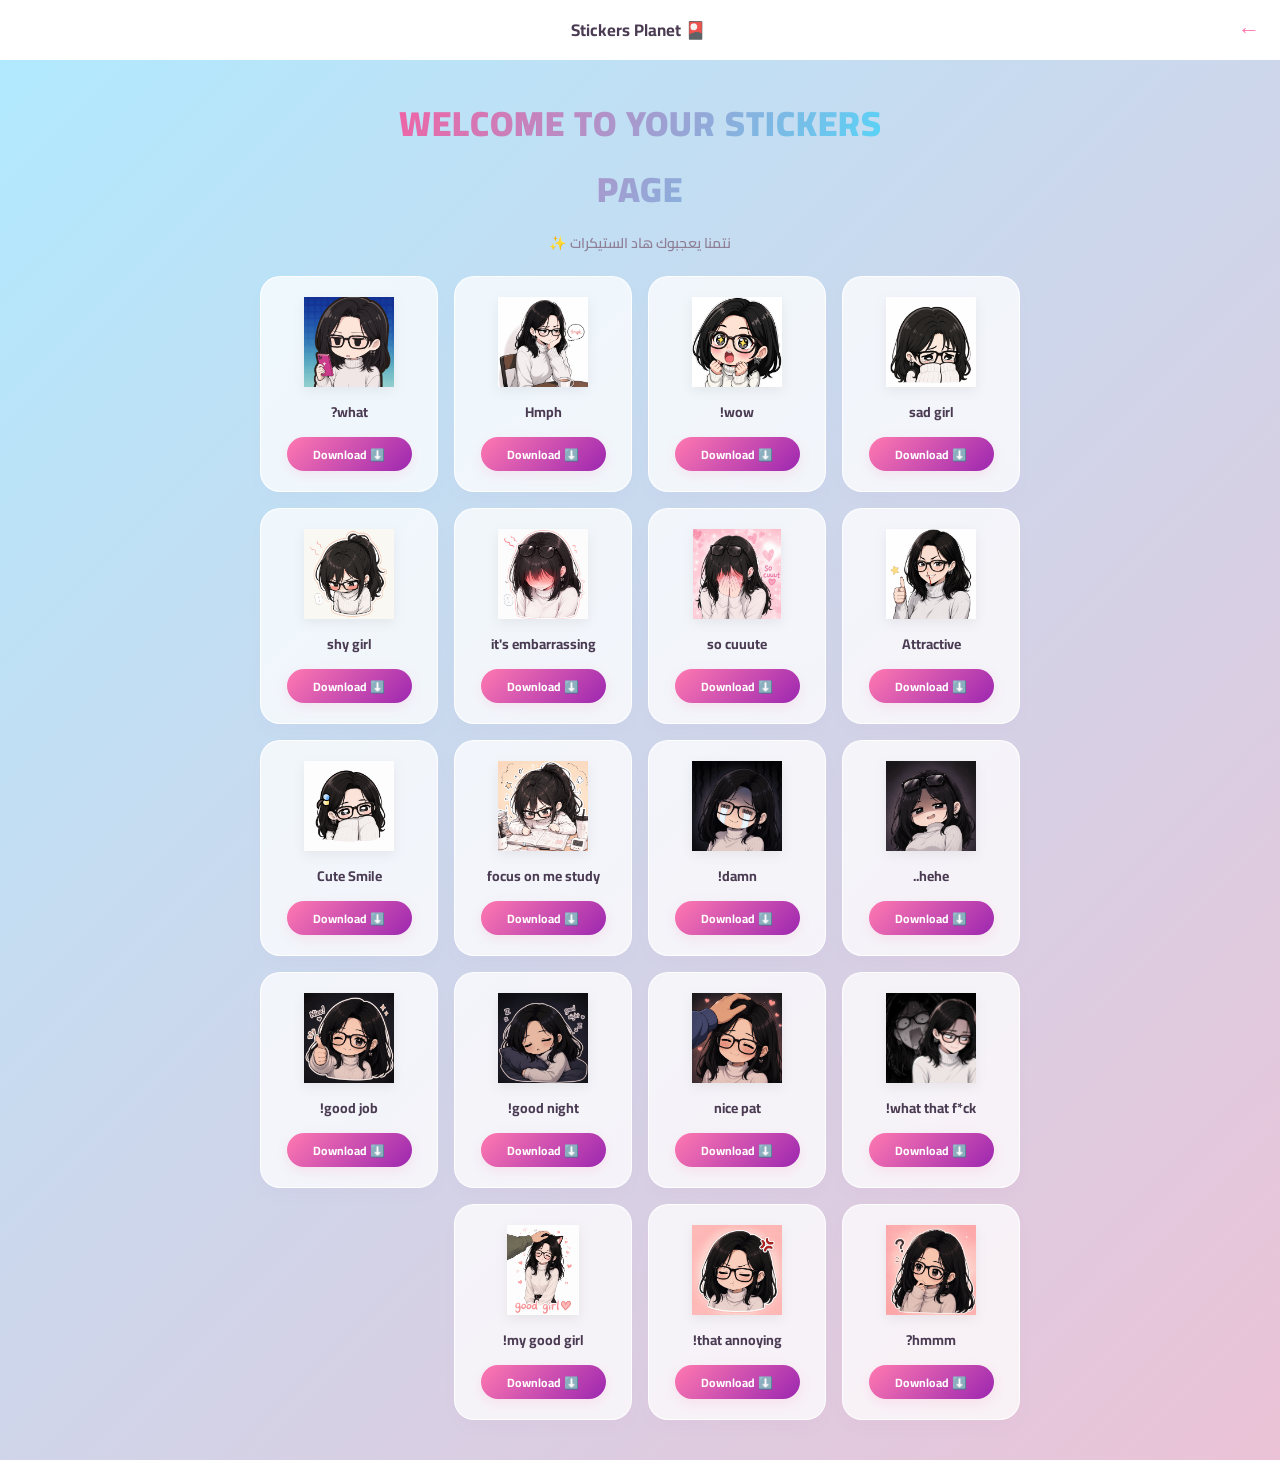
<file: stickers.html>
<!DOCTYPE html>
<html lang="ar" dir="rtl">
<head>
<meta charset="UTF-8">
<meta name="viewport" content="width=device-width, initial-scale=1.0">
<title>كوكب الملصقات 🎴 Stickers Planet</title>
<link href="https://fonts.googleapis.com/css2?family=Cairo:wght@400;600;700;900&display=swap" rel="stylesheet">

<style>
/* ==========================================================================
   🌸 SAFAE PLATFORM: STICKERS ZONE CORE STYLE
   ========================================================================== */
* { 
    margin: 0; 
    padding: 0; 
    box-sizing: border-box; 
}

/* 🌌 تأثير الخلفية المتحركة بألوان الوردي الناعم والأزرق السماوي */
@keyframes gradientBG {
    0% { background-position: 0% 50%; }
    50% { background-position: 100% 50%; }
    100% { background-position: 0% 50%; }
}


body {
    min-height: 100vh;
    /* دمج ألوان الباستيل الساحرة للمنصة */
    background: linear-gradient(-45deg, #fdcddd, #b7fcf9, #ffb5c9, #b0eaff);
    background-size: 400% 400%;
    animation: gradientBG 15s infinite ease-in-out;
    font-family: 'Cairo', sans-serif;
    display: flex;
    flex-direction: column;
    align-items: center;
    padding: 0 0 40px 0;
    user-select: none;
    overflow-x: hidden;
}

/* ✨ تخصيص الـ Scrollbar المميز للمنصة */
body::-webkit-scrollbar,
.stickers-grid::-webkit-scrollbar {
    width: 6px;
    height: 6px;
}

body::-webkit-scrollbar-track,
.stickers-grid::-webkit-scrollbar-track {
    background: rgba(255, 255, 255, 0.3);
    border-radius: 10px;
}

body::-webkit-scrollbar-thumb,
.stickers-grid::-webkit-scrollbar-thumb {
    background: linear-gradient(180deg, #ff758c 0%, #00bcd4 100%);
    border-radius: 10px;
    box-shadow: 0 0 8px rgba(255, 117, 140, 0.3);
}

/* الهيدر الأنيق الناعم للمنصة */
.spbar {
    width: 100%;
    height: 60px;
    display: flex;
    align-items: center;
    justify-content: space-between;
    padding: 0 20px;
    background: rgb(255, 255, 255); 
    backdrop-filter: blur(10px); 
    border-bottom: 1px solid rgba(255,255,255,0.5);
    position: sticky;
    top: 0;
    z-index: 10;
}

.bk {
    background: none;
    border: none;
    font-size: 1.4rem; 
    color: #ff79b0;
    cursor: pointer;
    transition: transform 0.2s ease;
}
.bk:hover {
    transform: scale(1.15);
}

.sptit {
    font-size: 1.05rem;
    font-weight: 700; 
    color: #4a3b53;
}

/* حاوية العنوان السينمائي المتحرك */
.stk-welcome-wrapper {
    text-align: center;
    margin: 30px auto 20px;
    padding: 0 16px;
    width: 100%;
    max-width: 600px;
}

/* 🎬 العنوان السينمائي بالتدرج اللوني الوردي والسماوي المتحرك */
.stk-main-title {
    font-size: clamp(1.4rem, 4.5vw, 2.2rem);
    font-weight: 900;
    letter-spacing: 1px;
    background: linear-gradient(120deg, #ff589d, #4bdeff, #ffa4ca);
    background-size: 200% auto;
    -webkit-background-clip: text;
    -webkit-text-fill-color: transparent;
    background-clip: text;
    animation: gradientMove 4s linear infinite;
    margin-bottom: 8px;
}

.stk-sub-text {
    font-size: 0.88rem;
    color: #8e7f96;
    font-weight: 600;
}

@keyframes gradientMove {
    0% { background-position: 0% 50%; }
    50% { background-position: 100% 50%; }
    100% { background-position: 0% 50%; }
}

/* شبكة الملصقات الاحترافية الاستجابة */
.stkgrid {
    display: grid;
    grid-template-columns: repeat(auto-fill, minmax(140px, 1fr));
    gap: 16px;
    width: 100%;
    max-width: 800px;
    padding: 0 20px;
}

/* كروت الملصقات الناعمة والبسيطة */
.stkc {
    background: rgba(255, 255, 255, 0.75);
    border: 1px solid rgba(255, 255, 255, 0.9);
    border-radius: 20px;
    padding: 20px 12px;
    display: flex;
    flex-direction: column;
    align-items: center;
    justify-content: center;
    gap: 12px;
    box-shadow: 0 8px 20px rgba(156, 39, 176, 0.02);
    transition: all 0.4s cubic-bezier(0.25, 1, 0.5, 1);
}

.stkc:hover {
    transform: translateY(-6px) scale(1.02);
    background: #ffffff;
    box-shadow: 0 12px 25px rgba(255, 121, 176, 0.1) !important;
}

.stke {
    font-size: 3.4rem;
    filter: drop-shadow(0 4px 6px rgba(0,0,0,0.06));
    transition: transform 0.3s ease;
}
.stkc:hover .stke {
    transform: scale(1.15) rotate(4deg);
}

.stkn {
    font-size: 0.88rem;
    font-weight: 700;
    color: #4a3b53;
}

/* 📥 زر وعارض تحميل التعبئة المطور للمنصة */
.dl-wrapper {
    position: relative;
    width: 100%;
    max-width: 125px;
    height: 34px;
    border-radius: 50px;
    overflow: hidden;
    background: linear-gradient(135deg, #ff79b0, #9c27b0);
    box-shadow: 0 4px 12px rgba(255, 121, 176, 0.15);
    cursor: pointer;
    transition: all 0.3s ease;
}

.dl-wrapper:hover {
    box-shadow: 0 6px 18px rgba(0, 210, 255, 0.25);
    transform: scale(1.03);
}

/* بار التعبئة المتدرج المخفي داخلياً */
.dl-progress-bar {
    position: absolute;
    top: 0;
    left: 0;
    height: 100%;
    width: 0%;
    background: linear-gradient(90deg, #ff79b0, #00d2ff);
    transition: width 0.1s linear;
    z-index: 1;
}

/* نص الزر العلوي */
.dl-text {
    position: absolute;
    inset: 0;
    display: flex;
    align-items: center;
    justify-content: center;
    gap: 4px;
    color: white;
    font-size: 0.75rem;
    font-weight: 700;
    z-index: 2;
    pointer-events: none;
    transition: all 0.3s ease;
}

/* حالة اكتمال التحميل الناجحة بنعومة */
.dl-wrapper.finished {
    background: linear-gradient(135deg, #00d2ff, #0066ff) !important;
    box-shadow: 0 4px 15px rgba(0, 210, 255, 0.35);
}

/* أنيميشن دخول الكروت بنعومة سينمائية عند فتح الصفحة */
.stkc {
    animation: fadeInScale 0.6s cubic-bezier(0.25, 1, 0.5, 1) both;
}
@keyframes fadeInScale {
    from { opacity: 0; transform: translateY(15px) scale(0.95); }
    to { opacity: 1; transform: translateY(0) scale(1); }
}
</style>
</head>
<body>

    <div class="spbar">
        <button class="bk" onclick="if(window.parent && window.parent.goTo){window.parent.goTo('dash')}else{history.back()}">←</button>
        <div class="sptit">🎴 Stickers Planet</div>
        <div style="width:20px;"></div>
    </div>

    <div class="stk-welcome-wrapper">
         <h1 class="stk-main-title">WELCOME TO YOUR STICKERS PAGE</h1>
         <p class="stk-sub-text">نتمنا يعجبوك هاد الستيكرات ✨</p>
    </div>

    <div class="stkgrid" id="stkG"></div>

<script>
// 1. مصفوفة الستيكرز معدلة ومجهزة بأسماء ملفات الصور الخاصة بك (PNG)
const STKS = [
  {e: "safa 1.png", n: "sad girl"},
  {e: "safa 3.jpeg", n: "wow!"},
  {e: "safa 4.png", n: "Hmph"},
  {e: "safa 5.png", n: "what?"},
  {e: "safa 6.png", n: "Attractive"},
     {e: "safa 7.png", n: "so cuuute"},
      {e: "safa 8.png", n: "it's embarrassing"},
 {e: "safa 9.png", n: "shy girl"},
  {e: "safa 10.png", n: "hehe.."},
   {e: "safa 11.png", n: "damn!"},
    {e: "safa 12.png", n: "focus on me study"},
     {e: "safa 13.png", n: "Cute Smile"},
      {e: "safa 14.png", n: "what that f*ck!"},
      {e: "safa 15.png", n: "nice pat"},
{e: "safa 16.png", n: "good night!"},
{e: "safa 17.png", n: "good job!"},
{e: "safa 18.png", n: "hmmm?"},
{e: "safa 19.png", n: "that annoying!"},
{e: "safa 20.png", n: "my good girl!"},

  // يمكنك إضافة بقية أسماء صورك هنا بنفس الطريقة تماماً
];

// بناء الكروت فور تحميل الصفحة بالكامل
window.addEventListener("DOMContentLoaded", () => {
    buildStickersGrid();
});

// 2. إصلاح دالة بناء شبكة الملصقات لتظهر الصور والأزرار بشكل مثالي
function buildStickersGrid() {
    const sG = document.getElementById("stkG");
    sG.innerHTML = ''; 
    
    STKS.forEach((s, index) => {
        const d = document.createElement("div");
        d.className = "stkc";
        d.style.animationDelay = `${index * 30}ms`;
        
        // بناء الهيكل بالكامل واستدعاء متغير الحلقة الصحيح s
        d.innerHTML = `
            <div class="stke" style="width: 90px; height: 90px; display: flex; align-items: center; justify-content: center;">
                <img src="${s.e}" alt="${s.n}" style="width: 100%; height: 100%; object-fit: contain;">
            </div>
            <div class="stkn">${s.n}</div>
            <div class="dl-wrapper" id="dl-wrap-${index}" onclick="dlStkInteractive('${s.e}', '${s.n}', ${index})">
                <div class="dl-progress-bar" id="bar-${index}"></div>
                <div class="dl-text" id="tx-${index}">⬇️ Download</div>
            </div>
        `;
        sG.appendChild(d);
    });
}

// 3. تعديل دالة التحميل الذكية لتقوم بتحميل ملف الصورة الفعلي (PNG) مباشرة دون رسمه على كانفاس
function dlStkInteractive(imgSrc, name, index) {
    const wrapper = document.getElementById(`dl-wrap-${index}`);
    const progressBar = document.getElementById(`bar-${index}`);
    const textLabel = document.getElementById(`tx-${index}`);
    
    if (wrapper.classList.contains('loading') || wrapper.classList.contains('finished')) return;
    
    wrapper.classList.add('loading');
    textLabel.innerHTML = `⏳ Downloading...`;
    
    let progress = 0;
    const interval = setInterval(() => {
        progress += Math.floor(Math.random() * 15) + 8;
        if (progress >= 100) {
            progress = 100;
            clearInterval(interval);
            
            progressBar.style.width = '100%';
            
            setTimeout(() => {
                // تحميل مباشر لملف الـ PNG الأصلي الخاص بك
                const a = document.createElement("a");
                a.download = name + ".png";
                a.href = imgSrc;
                document.body.appendChild(a);
                a.click();
                document.body.removeChild(a);
                
                wrapper.classList.remove('loading');
                wrapper.classList.add('finished');
                textLabel.innerHTML = `✅ Saved!`;
                
                const card = wrapper.parentElement;
                card.style.transform = "scale(1.06)";
                setTimeout(() => { card.style.transform = ""; }, 300);
                
                setTimeout(() => {
                    wrapper.classList.remove('finished');
                    progressBar.style.width = '0%';
                    textLabel.innerHTML = `⬇️ Download`;
                }, 2500);
                
            }, 200);
        } else {
            progressBar.style.width = progress + '%';
        }
    }, 40);
}
</script>
</body>
</html>
</file>
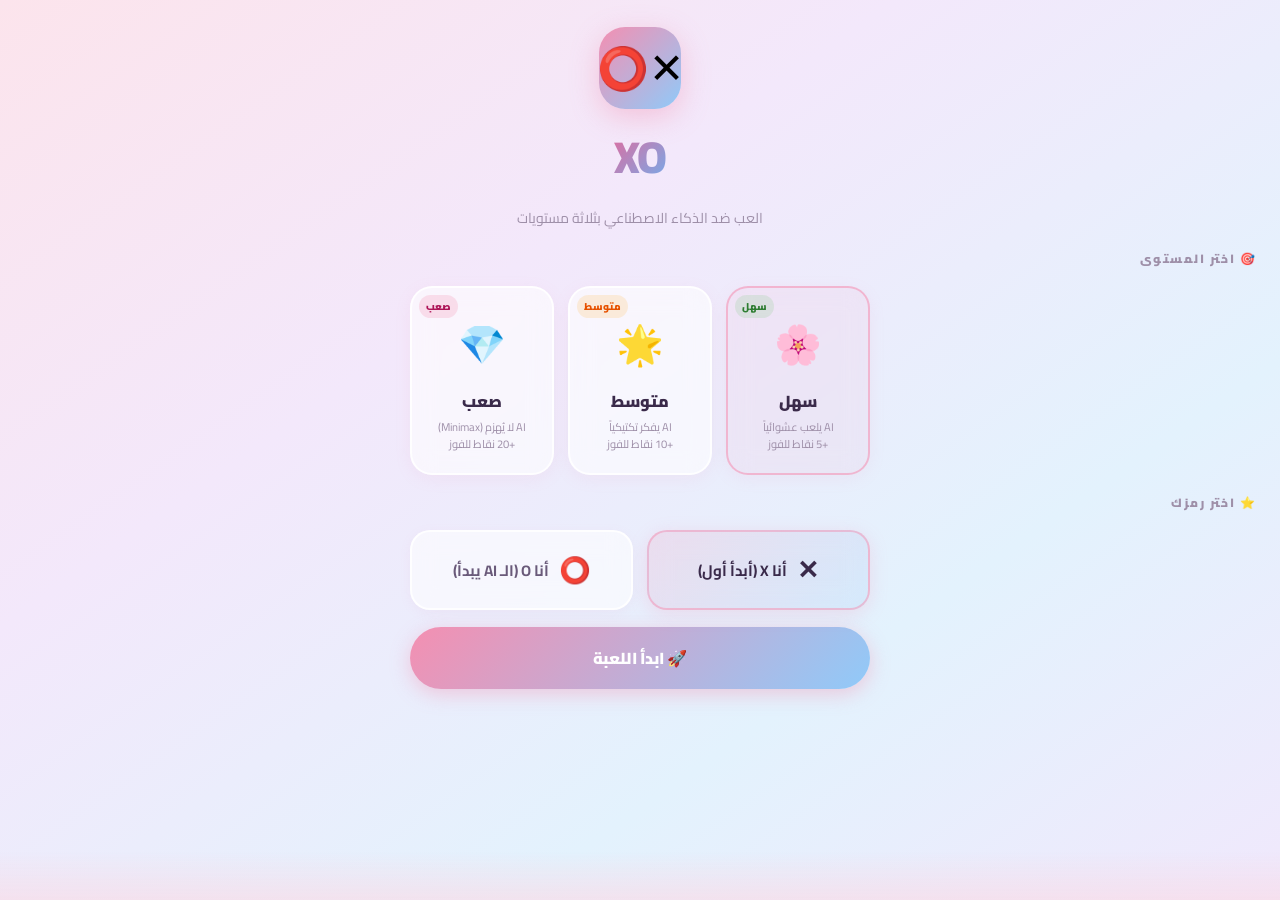
<file: XO.html>
<!DOCTYPE html>
<html lang="ar" dir="rtl">
<head>
<meta charset="UTF-8">
<meta name="viewport" content="width=device-width, initial-scale=1.0, user-scalable=no">
<title>XO ✨</title>
<link href="https://fonts.googleapis.com/css2?family=Cairo:wght@400;600;700;900&display=swap" rel="stylesheet">
<style>
:root{
  --pink:#f48fb1;--pink-d:#f06292;--pink-l:#fce4ec;
  --blue:#90caf9;--blue-d:#64b5f6;--blue-l:#e3f2fd;
  --text:#3a2a4a;--soft:#9e8fa8;--mid:#6a5a7a;
  --glass:rgba(255,255,255,0.58);--glassb:rgba(255,255,255,0.9);
}
*{margin:0;padding:0;box-sizing:border-box;-webkit-tap-highlight-color:transparent;}
html{height:100%;overflow:hidden;}
body{
  min-height:100%;width:100%;
  font-family:'Cairo',sans-serif;
  background:linear-gradient(145deg,#fce4ec 0%,#f3e8fb 35%,#e3f2fd 70%,#f0e8fc 100%);
  background-attachment:fixed;
  overflow:hidden;
}

/* ══ SCREENS ══ */
.screen{
  position:fixed;inset:0;
  display:none;flex-direction:column;align-items:center;justify-content:flex-start;
  overflow-y:auto;overflow-x:hidden;
  padding:clamp(16px,3vh,28px) clamp(14px,4vw,24px) clamp(24px,4vh,40px);
  /* Styled scrollbar */
  scrollbar-width:thin;
  scrollbar-color:rgba(244,143,177,0.45) rgba(255,255,255,0.25);
}
.screen::-webkit-scrollbar{width:5px;}
.screen::-webkit-scrollbar-track{background:rgba(255,255,255,0.2);border-radius:50px;}
.screen::-webkit-scrollbar-thumb{
  background:linear-gradient(180deg,var(--pink),var(--blue));
  border-radius:50px;
}
.screen::-webkit-scrollbar-thumb:hover{background:linear-gradient(180deg,var(--pink-d),var(--blue-d));}
.screen.active{display:flex;}

/* Scroll hint fade at bottom */
.screen.active::after{
  content:'';
  position:fixed;
  bottom:0;left:0;right:0;
  height:48px;
  background:linear-gradient(to top,rgba(248,220,232,0.7),transparent);
  pointer-events:none;
  opacity:1;
  transition:opacity 0.3s;
}
.screen.active.scrolled-to-bottom::after{opacity:0;}

/* ════ SPLASH ════ */
#splashScreen{
  gap:clamp(8px,1.8vh,18px);
  justify-content:flex-start;
  align-items:center;
}

.logo-wrap{display:flex;flex-direction:column;align-items:center;gap:6px;flex-shrink:0;}
.logo-icon{
  width:clamp(60px,12vw,82px);height:clamp(60px,12vw,82px);
  border-radius:clamp(18px,3vw,26px);
  background:linear-gradient(135deg,var(--pink),var(--blue));
  display:flex;align-items:center;justify-content:center;
  font-size:clamp(1.8rem,5vw,2.6rem);
  box-shadow:0 8px 28px rgba(244,143,177,0.42);
}
.logo-title{
  font-size:clamp(2rem,6vw,2.8rem);font-weight:900;letter-spacing:-1px;
  background:linear-gradient(135deg,var(--pink-d),var(--blue-d));
  -webkit-background-clip:text;-webkit-text-fill-color:transparent;background-clip:text;
}
.logo-sub{font-size:clamp(0.72rem,2vw,0.88rem);color:var(--soft);}

/* Level cards */
.section-label{
  font-size:clamp(0.62rem,1.6vw,0.75rem);font-weight:900;
  color:var(--soft);letter-spacing:1.5px;
  align-self:flex-start;width:100%;max-width:460px;
}
.lvl-grid{
  display:grid;grid-template-columns:repeat(3,1fr);
  gap:clamp(8px,2vw,14px);width:100%;max-width:460px;flex-shrink:0;
}
.lvl-card{
  background:var(--glass);backdrop-filter:blur(12px);
  border:2px solid rgba(255,255,255,0.85);border-radius:clamp(14px,2.5vw,22px);
  padding:clamp(12px,2.5vh,20px) clamp(8px,2vw,14px);
  text-align:center;cursor:pointer;transition:all 0.22s;
  position:relative;overflow:hidden;
  box-shadow:0 4px 16px rgba(244,143,177,0.1);
}
.lvl-card:hover{transform:translateY(-4px);box-shadow:0 10px 28px rgba(244,143,177,0.24);}
.lvl-card:active{transform:translateY(-1px);}
.lvl-badge{
  position:absolute;top:7px;left:7px;
  font-size:clamp(0.52rem,1.2vw,0.62rem);font-weight:900;
  padding:2px 7px;border-radius:50px;
}
.b-e{background:rgba(129,199,132,0.2);color:#2e7d32;}
.b-m{background:rgba(255,183,77,0.2);color:#e65100;}
.b-h{background:rgba(244,143,177,0.25);color:#ad1457;}
.lvl-ico{font-size:clamp(1.6rem,4.5vw,2.4rem);display:block;margin-bottom:6px;}
.lvl-name{font-size:clamp(0.8rem,2.2vw,1rem);font-weight:900;color:var(--text);margin-bottom:3px;}
.lvl-info{font-size:clamp(0.58rem,1.4vw,0.7rem);color:var(--soft);line-height:1.5;}

/* Side selector */
.side-row{
  display:flex;gap:clamp(8px,2vw,14px);width:100%;max-width:460px;flex-shrink:0;
}
.side-btn{
  flex:1;padding:clamp(10px,2vh,14px);border-radius:clamp(14px,2.5vw,20px);
  background:var(--glass);backdrop-filter:blur(12px);
  border:2px solid rgba(255,255,255,0.85);
  display:flex;align-items:center;justify-content:center;gap:10px;
  cursor:pointer;transition:all 0.2s;font-family:'Cairo',sans-serif;
  font-size:clamp(0.82rem,2vw,0.95rem);font-weight:700;color:var(--mid);
  box-shadow:0 3px 12px rgba(244,143,177,0.08);
}
.side-btn.active{
  background:linear-gradient(135deg,rgba(244,143,177,0.18),rgba(144,202,249,0.18));
  border-color:rgba(244,143,177,0.5);color:var(--text);
  box-shadow:0 4px 18px rgba(244,143,177,0.22);
}
.side-ico{font-size:clamp(1.2rem,3vw,1.6rem);}

.btn-start{
  width:100%;max-width:460px;padding:clamp(12px,2.2vh,16px);
  background:linear-gradient(135deg,var(--pink),var(--blue));
  border:none;border-radius:50px;color:white;
  font-family:'Cairo',sans-serif;font-size:clamp(0.88rem,2.2vw,1rem);font-weight:900;
  cursor:pointer;transition:all 0.2s;
  box-shadow:0 5px 20px rgba(244,143,177,0.42);flex-shrink:0;
}
.btn-start:hover{transform:translateY(-2px);box-shadow:0 8px 26px rgba(244,143,177,0.55);}

/* ════ GAME SCREEN ════ */
#gameScreen{
  justify-content:flex-start;
  align-items:center;
  gap:clamp(8px,1.5vh,16px);
}

/* Top bar */
.top-bar{
  width:100%;max-width:400px;
  display:flex;align-items:center;justify-content:space-between;
  flex-shrink:0;
  position:sticky;top:0;z-index:10;
  background:linear-gradient(to bottom,rgba(248,228,236,0.85),transparent);
  backdrop-filter:blur(8px);
  padding-bottom:8px;margin-bottom:clamp(2px,0.5vh,6px);
}
.btn-back{
  width:clamp(32px,6vw,40px);height:clamp(32px,6vw,40px);border-radius:50%;
  background:var(--glass);backdrop-filter:blur(10px);
  border:1.5px solid var(--glassb);display:flex;align-items:center;justify-content:center;
  font-size:clamp(0.85rem,2vw,1rem);cursor:pointer;color:var(--mid);transition:all 0.2s;
}
.btn-back:hover{background:rgba(255,255,255,0.85);}
.lv-tag{
  background:linear-gradient(135deg,var(--pink),var(--blue));
  border-radius:50px;padding:clamp(4px,0.7vh,6px) clamp(12px,2.5vw,18px);
  font-size:clamp(0.7rem,1.8vw,0.82rem);font-weight:900;color:white;
  box-shadow:0 3px 12px rgba(244,143,177,0.38);
}

/* Score cards */
.score-row{
  width:100%;max-width:400px;
  display:flex;gap:clamp(8px,2vw,14px);flex-shrink:0;
  margin-bottom:clamp(8px,1.5vh,16px);
}
.score-card{
  flex:1;background:var(--glass);backdrop-filter:blur(12px);
  border:1.5px solid var(--glassb);border-radius:clamp(14px,2.5vw,20px);
  padding:clamp(8px,1.8vh,14px) 10px;text-align:center;
  box-shadow:0 3px 12px rgba(244,143,177,0.1);
  transition:all 0.3s;
}
.score-card.active-turn{
  border-color:rgba(244,143,177,0.5);
  box-shadow:0 4px 18px rgba(244,143,177,0.25);
  background:rgba(255,255,255,0.72);
}
.sc-label{font-size:clamp(0.6rem,1.5vw,0.72rem);font-weight:700;color:var(--soft);margin-bottom:3px;}
.sc-sym{font-size:clamp(1.4rem,4vw,2rem);font-weight:900;display:block;margin-bottom:2px;}
.sc-sym.x-sym{
  background:linear-gradient(135deg,var(--pink-d),var(--pink));
  -webkit-background-clip:text;-webkit-text-fill-color:transparent;background-clip:text;
}
.sc-sym.o-sym{
  background:linear-gradient(135deg,var(--blue-d),var(--blue));
  -webkit-background-clip:text;-webkit-text-fill-color:transparent;background-clip:text;
}
.sc-val{
  font-size:clamp(1.3rem,4vw,1.8rem);font-weight:900;
  background:linear-gradient(135deg,var(--pink-d),var(--blue-d));
  -webkit-background-clip:text;-webkit-text-fill-color:transparent;background-clip:text;
}
.sc-name{font-size:clamp(0.6rem,1.5vw,0.72rem);color:var(--mid);font-weight:700;}

/* Status */
.status-bar{
  width:100%;max-width:400px;
  background:var(--glass);backdrop-filter:blur(12px);
  border:1.5px solid var(--glassb);border-radius:50px;
  padding:clamp(7px,1.2vh,11px) clamp(16px,4vw,24px);
  text-align:center;font-size:clamp(0.78rem,2vw,0.92rem);font-weight:700;color:var(--mid);
  box-shadow:0 3px 12px rgba(244,143,177,0.1);flex-shrink:0;
  margin-bottom:clamp(10px,2vh,18px);
  transition:all 0.3s;
}
.status-bar.thinking{border-color:rgba(144,202,249,0.45);color:var(--blue-d);}
.status-bar.win-bar{
  background:linear-gradient(135deg,rgba(244,143,177,0.18),rgba(144,202,249,0.18));
  border-color:rgba(244,143,177,0.45);color:var(--pink-d);
}

/* ══ BOARD ══ */
.board-wrap{
  width:100%;max-width:400px;
  aspect-ratio:1;
  background:rgba(255,255,255,0.45);backdrop-filter:blur(16px);
  border:2px solid rgba(255,255,255,0.92);border-radius:clamp(20px,4vw,32px);
  padding:clamp(10px,2vw,18px);
  box-shadow:0 10px 40px rgba(244,143,177,0.2),0 2px 10px rgba(144,202,249,0.12);
  flex-shrink:0;
  display:flex;align-items:center;justify-content:center;
  margin-bottom:clamp(10px,2vh,18px);
}
.board{
  display:grid;grid-template-columns:repeat(3,1fr);
  gap:clamp(6px,1.5vw,12px);width:100%;height:100%;
}
.cell{
  background:rgba(255,255,255,0.75);
  border:1.5px solid rgba(244,143,177,0.15);
  border-radius:clamp(12px,2.5vw,20px);
  display:flex;align-items:center;justify-content:center;
  cursor:pointer;transition:all 0.18s;
  box-shadow:0 2px 8px rgba(244,143,177,0.08);
  position:relative;overflow:hidden;
}
.cell:hover:not(.taken){
  background:rgba(255,255,255,0.92);
  border-color:rgba(244,143,177,0.35);
  transform:scale(1.03);
  box-shadow:0 4px 16px rgba(244,143,177,0.18);
}
.cell.taken{cursor:default;}
.cell.win-cell{
  background:linear-gradient(135deg,rgba(244,143,177,0.22),rgba(144,202,249,0.22))!important;
  border-color:rgba(244,143,177,0.5)!important;
  animation:winPulse 0.6s ease;
}
@keyframes winPulse{0%{transform:scale(1)}50%{transform:scale(1.08)}100%{transform:scale(1)}}

.cell-inner{
  font-size:clamp(2rem,10vw,4rem);font-weight:900;
  display:flex;align-items:center;justify-content:center;
  width:100%;height:100%;
  animation:popIn 0.25s cubic-bezier(.34,1.56,.64,1);
}
@keyframes popIn{from{transform:scale(0);opacity:0;}to{transform:scale(1);opacity:1;}}
.x-mark{
  background:linear-gradient(135deg,var(--pink-d),var(--pink));
  -webkit-background-clip:text;-webkit-text-fill-color:transparent;background-clip:text;
  filter:drop-shadow(0 2px 4px rgba(244,143,177,0.4));
}
.o-mark{
  background:linear-gradient(135deg,var(--blue-d),var(--blue));
  -webkit-background-clip:text;-webkit-text-fill-color:transparent;background-clip:text;
  filter:drop-shadow(0 2px 4px rgba(144,202,249,0.4));
}

/* ══ BOTTOM ACTIONS ══ */
.bottom-row{
  width:100%;max-width:400px;
  display:flex;gap:clamp(8px,2vw,14px);flex-shrink:0;
}
.act-btn{
  flex:1;padding:clamp(10px,1.8vh,14px);border-radius:50px;
  border:1.5px solid rgba(255,255,255,0.88);
  background:var(--glass);backdrop-filter:blur(10px);
  font-family:'Cairo',sans-serif;font-size:clamp(0.75rem,2vw,0.88rem);font-weight:700;
  color:var(--mid);cursor:pointer;transition:all 0.2s;
  box-shadow:0 2px 10px rgba(244,143,177,0.08);
  display:flex;align-items:center;justify-content:center;gap:6px;
}
.act-btn:hover{background:rgba(255,255,255,0.85);transform:translateY(-1px);}
.act-btn.primary{
  background:linear-gradient(135deg,var(--pink),var(--blue));
  border-color:transparent;color:white;
  box-shadow:0 4px 16px rgba(244,143,177,0.35);
}
.act-btn.primary:hover{box-shadow:0 6px 22px rgba(244,143,177,0.5);}

/* ══ RESULT MODAL ══ */
.modal-bg{
  display:none;position:fixed;inset:0;
  background:rgba(252,228,236,0.65);backdrop-filter:blur(18px);
  align-items:center;justify-content:center;z-index:200;padding:20px;
}
.modal-bg.show{display:flex;}
.modal-card{
  background:rgba(255,255,255,0.94);
  border:2px solid rgba(255,255,255,0.97);border-radius:clamp(22px,4vw,32px);
  padding:clamp(28px,5vh,44px) clamp(24px,5vw,40px);
  text-align:center;width:100%;max-width:340px;
  box-shadow:0 18px 55px rgba(244,143,177,0.28);
  animation:mpop 0.4s cubic-bezier(.34,1.56,.64,1);
}
@keyframes mpop{from{transform:scale(0.8);opacity:0;}to{transform:scale(1);opacity:1;}}
.m-big{font-size:clamp(3rem,10vw,4.5rem);display:block;margin-bottom:10px;}
.m-title{
  font-size:clamp(1.4rem,4.5vw,2rem);font-weight:900;
  background:linear-gradient(135deg,var(--pink-d),var(--blue-d));
  -webkit-background-clip:text;-webkit-text-fill-color:transparent;background-clip:text;
  margin-bottom:8px;
}
.m-pts{
  font-size:clamp(1.6rem,5vw,2.4rem);font-weight:900;
  background:linear-gradient(135deg,var(--pink),var(--blue));
  -webkit-background-clip:text;-webkit-text-fill-color:transparent;background-clip:text;
  margin-bottom:6px;
}
.m-sub{color:var(--soft);font-size:clamp(0.75rem,2vw,0.88rem);line-height:1.7;margin-bottom:20px;}
.m-streak{
  display:inline-flex;align-items:center;gap:6px;
  background:linear-gradient(135deg,rgba(244,143,177,0.12),rgba(144,202,249,0.12));
  border:1px solid rgba(244,143,177,0.25);border-radius:50px;
  padding:6px 16px;font-size:clamp(0.72rem,1.8vw,0.85rem);
  font-weight:700;color:var(--mid);margin-bottom:20px;
}
.btn-g{
  width:100%;padding:clamp(11px,2vh,15px);border-radius:50px;border:none;
  background:linear-gradient(135deg,var(--pink),var(--blue));
  color:white;font-family:'Cairo',sans-serif;
  font-size:clamp(0.85rem,2.2vw,0.98rem);font-weight:900;
  cursor:pointer;box-shadow:0 4px 18px rgba(244,143,177,0.38);
  transition:all 0.2s;margin-bottom:9px;
}
.btn-g:hover{transform:translateY(-2px);box-shadow:0 7px 24px rgba(244,143,177,0.52);}
.btn-s{
  width:100%;padding:clamp(9px,1.6vh,13px);border-radius:50px;
  border:1.5px solid rgba(255,255,255,0.88);background:rgba(255,255,255,0.62);
  color:var(--mid);font-family:'Cairo',sans-serif;
  font-size:clamp(0.8rem,2vw,0.92rem);font-weight:700;cursor:pointer;transition:all 0.2s;
}
.btn-s:hover{background:rgba(255,255,255,0.88);}

/* AI thinking dots */
.think-dots{display:inline-flex;gap:5px;margin-right:6px;}
.think-dot{
  width:6px;height:6px;border-radius:50%;
  background:var(--blue);animation:tdot 0.8s infinite;
}
.think-dot:nth-child(2){animation-delay:0.15s;}
.think-dot:nth-child(3){animation-delay:0.3s;}
@keyframes tdot{0%,100%{transform:translateY(0);opacity:0.5}50%{transform:translateY(-4px);opacity:1}}

/* Confetti */
.conf-w{position:fixed;inset:0;pointer-events:none;z-index:150;overflow:hidden;}
.cp{position:absolute;font-size:1.4rem;animation:cfll linear forwards;}
@keyframes cfll{0%{transform:translateY(-50px) rotate(0deg);opacity:1;}100%{transform:translateY(110vh) rotate(540deg);opacity:0;}}

/* Scoreboard mini */
.mini-scores{
  width:100%;max-width:400px;
  display:flex;justify-content:center;gap:clamp(16px,4vw,28px);
  flex-shrink:0;margin-bottom:clamp(8px,1.5vh,14px);
}
.mini-s{
  display:flex;align-items:center;gap:6px;
  font-size:clamp(0.7rem,1.8vw,0.82rem);font-weight:700;color:var(--mid);
}
.mini-s b{
  font-size:clamp(0.85rem,2.2vw,1rem);
  background:linear-gradient(135deg,var(--pink-d),var(--blue-d));
  -webkit-background-clip:text;-webkit-text-fill-color:transparent;background-clip:text;
}
</style>
</head>
<body>

<!-- ════ SPLASH ════ -->
<div id="splashScreen" class="screen active">

  <div class="logo-wrap">
    <div class="logo-icon">✕⭕</div>
    <div class="logo-title">XO</div>
    <div class="logo-sub">العب ضد الذكاء الاصطناعي بثلاثة مستويات</div>
  </div>

  <div class="section-label">🎯 اختر المستوى</div>
  <div class="lvl-grid">
    <div class="lvl-card" onclick="setLevel('easy',this)">
      <div class="lvl-badge b-e">سهل</div>
      <span class="lvl-ico">🌸</span>
      <div class="lvl-name">سهل</div>
      <div class="lvl-info">AI يلعب عشوائياً<br>+5 نقاط للفوز</div>
    </div>
    <div class="lvl-card" onclick="setLevel('medium',this)">
      <div class="lvl-badge b-m">متوسط</div>
      <span class="lvl-ico">🌟</span>
      <div class="lvl-name">متوسط</div>
      <div class="lvl-info">AI يفكر تكتيكياً<br>+10 نقاط للفوز</div>
    </div>
    <div class="lvl-card" onclick="setLevel('hard',this)">
      <div class="lvl-badge b-h">صعب</div>
      <span class="lvl-ico">💎</span>
      <div class="lvl-name">صعب</div>
      <div class="lvl-info">AI لا يُهزم (Minimax)<br>+20 نقاط للفوز</div>
    </div>
  </div>

  <div class="section-label">⭐ اختر رمزك</div>
  <div class="side-row">
    <div class="side-btn active" id="sideX" onclick="setSide('X')">
      <span class="side-ico">✕</span>
      <span>أنا X (أبدأ أول)</span>
    </div>
    <div class="side-btn" id="sideO" onclick="setSide('O')">
      <span class="side-ico">⭕</span>
      <span>أنا O (الـ AI يبدأ)</span>
    </div>
  </div>

  <button class="btn-start" onclick="startGame()">🚀 ابدأ اللعبة</button>
</div>

<!-- ════ GAME ════ -->
<div id="gameScreen" class="screen">

  <div class="top-bar">
    <button class="btn-back" onclick="goHome()">←</button>
    <div class="lv-tag" id="lvTag">🌸 سهل</div>
    <div style="display:flex;gap:6px;">
      <div class="mini-s">🏆 متتالية: <b id="streakVal">0</b></div>
    </div>
  </div>

  <div class="score-row">
    <div class="score-card" id="cardPlayer">
      <div class="sc-label">أنتِ</div>
      <span class="sc-sym" id="playerSym">✕</span>
      <div class="sc-val" id="playerScore">0</div>
      <div class="sc-name">انتصارات</div>
    </div>
    <div class="score-card" style="background:rgba(255,255,255,0.35);display:flex;flex-direction:column;align-items:center;justify-content:center;gap:4px;">
      <div style="font-size:clamp(0.6rem,1.5vw,0.7rem);color:var(--soft);font-weight:700;">الجولة</div>
      <div style="font-size:clamp(1.2rem,4vw,1.8rem);font-weight:900;background:linear-gradient(135deg,var(--pink),var(--blue));-webkit-background-clip:text;-webkit-text-fill-color:transparent;background-clip:text;" id="roundNum">1</div>
      <div style="font-size:clamp(0.6rem,1.5vw,0.7rem);color:var(--soft);font-weight:700;">تعادل: <span id="drawScore">0</span></div>
    </div>
    <div class="score-card" id="cardAI">
      <div class="sc-label">AI</div>
      <span class="sc-sym" id="aiSym">⭕</span>
      <div class="sc-val" id="aiScore">0</div>
      <div class="sc-name">انتصارات</div>
    </div>
  </div>

  <div class="status-bar" id="statusBar">دورك! 🎯</div>

  <div class="board-wrap">
    <div class="board" id="board"></div>
  </div>

  <div class="bottom-row">
    <button class="act-btn" onclick="goHome()">🏠 القائمة</button>
    <button class="act-btn primary" onclick="resetRound()">🔄 جولة جديدة</button>
  </div>

</div>

<!-- RESULT MODAL -->
<div class="modal-bg" id="resultModal">
  <div class="modal-card">
    <span class="m-big" id="rEmoji">🎉</span>
    <div class="m-title" id="rTitle"></div>
    <div class="m-pts" id="rPts"></div>
    <div class="m-streak" id="rStreak"></div>
    <div class="m-sub" id="rSub"></div>
    <button class="btn-g" onclick="closeResult();resetRound()">🔄 جولة أخرى</button>
    <button class="btn-s" onclick="closeResult();goHome()">🏠 القائمة الرئيسية</button>
  </div>
</div>

<div class="conf-w" id="confW"></div>

<script>
// ══ STATE ══
let level='easy', playerMark='X', aiMark='O';
let board=Array(9).fill(null), currentTurn='X', gameOver=false;
let playerWins=0, aiWins=0, draws=0, totalScore=0, streak=0, round=1;
let aiThinking=false;

const LV={
  easy:  {name:'🌸 سهل',   pts:5,  label:'سهل'},
  medium:{name:'🌟 متوسط', pts:10, label:'متوسط'},
  hard:  {name:'💎 صعب',   pts:20, label:'صعب'},
};

// ══ SPLASH CONTROLS ══
function setLevel(lvl, el){
  level=lvl;
  document.querySelectorAll('.lvl-card').forEach(c=>c.style.border='2px solid rgba(255,255,255,0.85)');
  el.style.border='2px solid rgba(244,143,177,0.55)';
  el.style.background='rgba(244,143,177,0.08)';
}
function setSide(s){
  playerMark=s; aiMark=s==='X'?'O':'X';
  document.getElementById('sideX').classList.toggle('active',s==='X');
  document.getElementById('sideO').classList.toggle('active',s==='O');
}

function startGame(){
  playerWins=0;aiWins=0;draws=0;totalScore=0;streak=0;round=1;
  showScreen('gameScreen');
  document.getElementById('lvTag').textContent=LV[level].name;
  document.getElementById('playerSym').textContent=playerMark==='X'?'✕':'⭕';
  document.getElementById('playerSym').className='sc-sym '+(playerMark==='X'?'x-sym':'o-sym');
  document.getElementById('aiSym').textContent=aiMark==='X'?'✕':'⭕';
  document.getElementById('aiSym').className='sc-sym '+(aiMark==='X'?'x-sym':'o-sym');
  resetRound();
}

// ══ ROUND ══
function resetRound(){
  board=Array(9).fill(null);
  currentTurn='X';
  gameOver=false;aiThinking=false;
  document.getElementById('roundNum').textContent=round;
  closeResult();
  renderBoard();
  updateScoreCards();

  // If AI goes first
  if(currentTurn===aiMark){ setTimeout(doAI,500); }
  setStatus(currentTurn===playerMark?'دورك! 🎯':'AI يفكر...',currentTurn===playerMark?'':'thinking');
}

// ══ RENDER BOARD ══
function renderBoard(){
  const g=document.getElementById('board'); g.innerHTML='';
  board.forEach((val,i)=>{
    const cell=document.createElement('div');
    cell.className='cell'+(val?' taken':'');
    cell.dataset.i=i;
    if(val){
      const inner=document.createElement('div');
      inner.className='cell-inner';
      const span=document.createElement('span');
      span.className=val==='X'?'x-mark':'o-mark';
      span.textContent=val==='X'?'✕':'⭕';
      inner.appendChild(span);cell.appendChild(inner);
    }
    cell.addEventListener('click',()=>playerMove(i));
    g.appendChild(cell);
  });
}

// ══ PLAYER MOVE ══
function playerMove(i){
  if(gameOver||aiThinking||board[i]||currentTurn!==playerMark) return;
  board[i]=playerMark;
  renderBoard();
  const res=checkResult();
  if(!res){ currentTurn=aiMark; setStatus('AI يفكر...','thinking'); setTimeout(doAI,420); }
}

// ══ AI ══
function doAI(){
  if(gameOver) return;
  aiThinking=true;
  let idx;
  if(level==='easy') idx=aiEasy();
  else if(level==='medium') idx=aiMedium();
  else idx=aiBest(board,aiMark).index;
  board[idx]=aiMark;
  aiThinking=false;
  renderBoard();
  const res=checkResult();
  if(!res){ currentTurn=playerMark; setStatus('دورك! 🎯'); }
}

function aiEasy(){
  const empty=board.map((v,i)=>v?null:i).filter(i=>i!=null);
  return empty[Math.floor(Math.random()*empty.length)];
}

function aiMedium(){
  // Win if can
  for(let i=0;i<9;i++){if(!board[i]){board[i]=aiMark;if(winner(board)===aiMark){board[i]=null;return i;}board[i]=null;}}
  // Block player win
  for(let i=0;i<9;i++){if(!board[i]){board[i]=playerMark;if(winner(board)===playerMark){board[i]=null;return i;}board[i]=null;}}
  // Center
  if(!board[4]) return 4;
  // Random
  return aiEasy();
}

function aiBest(bd, mark){
  const empty=bd.map((v,i)=>v?null:i).filter(i=>i!=null);
  const w=winner(bd);
  if(w===aiMark) return{score:10};
  if(w===playerMark) return{score:-10};
  if(!empty.length) return{score:0};
  const moves=[];
  for(const i of empty){
    bd[i]=mark;
    const res=aiBest(bd, mark===aiMark?playerMark:aiMark);
    bd[i]=null;
    moves.push({index:i,score:res.score});
  }
  if(mark===aiMark) return moves.reduce((a,b)=>b.score>a.score?b:a);
  return moves.reduce((a,b)=>b.score<a.score?b:a);
}

// ══ WIN CHECK ══
const LINES=[[0,1,2],[3,4,5],[6,7,8],[0,3,6],[1,4,7],[2,5,8],[0,4,8],[2,4,6]];
function winner(bd){
  for(const[a,b,c] of LINES) if(bd[a]&&bd[a]===bd[b]&&bd[a]===bd[c]) return bd[a];
  return null;
}
function winLine(bd){
  for(const line of LINES){
    const[a,b,c]=line;if(bd[a]&&bd[a]===bd[b]&&bd[a]===bd[c]) return line;
  }
  return null;
}

function checkResult(){
  const w=winner(board);
  const isDraw=!w&&board.every(Boolean);
  if(w||isDraw){
    gameOver=true;
    const line=winLine(board);
    if(line) line.forEach(i=>{
      const cells=document.getElementById('board').children;
      if(cells[i]) cells[i].classList.add('win-cell');
    });
    setTimeout(()=>showResult(w,isDraw),500);
    return true;
  }
  return false;
}

// ══ RESULT ══
function showResult(w,isDraw){
  round++;
  if(isDraw){
    draws++;
    setStatus('تعادل! 🤝','');
    document.getElementById('rEmoji').textContent='🤝';
    document.getElementById('rTitle').textContent='تعادل!';
    document.getElementById('rPts').textContent='+0 نقاط';
    document.getElementById('rSub').textContent='لم يفز أحد هذه المرة!';
    streak=0;
  } else if(w===playerMark){
    playerWins++;streak++;
    const pts=LV[level].pts*(streak>=3?2:1);
    totalScore+=pts;
    setStatus('فزتِ! 🎉','win-bar');
    document.getElementById('rEmoji').textContent=streak>=3?'👑':'🎉';
    document.getElementById('rTitle').textContent=streak>=3?`سلسلة ${streak} انتصارات! 🔥`:'فزتِ! 🎉';
    document.getElementById('rPts').textContent=`+${pts} نقطة`;
    document.getElementById('rSub').textContent=streak>=3?`مكافأة x2 بسبب السلسلة! إجمالي: ${totalScore} نقطة`:`إجمالي النقاط: ${totalScore}`;
    confetti();
  } else {
    aiWins++;streak=0;
    setStatus('فاز الـ AI 🤖','');
    document.getElementById('rEmoji').textContent='😔';
    document.getElementById('rTitle').textContent='فاز الـ AI هذه المرة!';
    document.getElementById('rPts').textContent='+0 نقاط';
    document.getElementById('rSub').textContent=`حاولي مجدداً! إجمالي نقاطك: ${totalScore}`;
  }
  document.getElementById('rStreak').textContent=`🔥 سلسلة: ${streak} انتصار متتالي`;
  document.getElementById('streakVal').textContent=streak;
  updateScoreCards();
  document.getElementById('resultModal').classList.add('show');
}

function closeResult(){ document.getElementById('resultModal').classList.remove('show'); }

function updateScoreCards(){
  document.getElementById('playerScore').textContent=playerWins;
  document.getElementById('aiScore').textContent=aiWins;
  document.getElementById('drawScore').textContent=draws;
  document.getElementById('roundNum').textContent=round;
  document.getElementById('streakVal').textContent=streak;
  // Active turn highlight
  document.getElementById('cardPlayer').classList.toggle('active-turn',currentTurn===playerMark&&!gameOver);
  document.getElementById('cardAI').classList.toggle('active-turn',currentTurn===aiMark&&!gameOver);
}

function setStatus(txt,cls=''){
  const s=document.getElementById('statusBar');
  s.className='status-bar'+(cls?' '+cls:'');
  if(cls==='thinking'){
    s.innerHTML=`<span style="display:inline-flex;align-items:center;gap:6px;">
      <span class="think-dots"><span class="think-dot"></span><span class="think-dot"></span><span class="think-dot"></span></span>
      AI يفكر...
    </span>`;
  } else { s.textContent=txt; }
}

// ══ CONFETTI ══
function confetti(){
  const w=document.getElementById('confW');w.innerHTML='';
  const em=['🎉','✨','🌟','💫','🎊','🌸','💕','🎀'];
  for(let i=0;i<30;i++){
    const p=document.createElement('div');p.className='cp';
    p.textContent=em[0|Math.random()*em.length];
    p.style.left=Math.random()*100+'vw';
    p.style.animationDuration=(2+Math.random()*2.5)+'s';
    p.style.animationDelay=(Math.random()*1.5)+'s';
    w.appendChild(p);
  }
  setTimeout(()=>w.innerHTML='',6000);
}

// ══ NAV ══
function goHome(){
  closeResult();showScreen('splashScreen');
}
function showScreen(id){
  document.querySelectorAll('.screen').forEach(s=>s.classList.remove('active'));
  document.getElementById(id).classList.add('active');
}

// Default level highlight
document.querySelector('.lvl-card').style.border='2px solid rgba(244,143,177,0.55)';
document.querySelector('.lvl-card').style.background='rgba(244,143,177,0.08)';

// ══ SCROLL HINT ══
// Hide bottom fade when user scrolls to bottom
document.querySelectorAll('.screen').forEach(screen=>{
  screen.addEventListener('scroll',function(){
    const atBottom=this.scrollHeight-this.scrollTop<=this.clientHeight+10;
    this.classList.toggle('scrolled-to-bottom',atBottom);
  },{passive:true});
});
</script>
</body>
</html>
</file>
